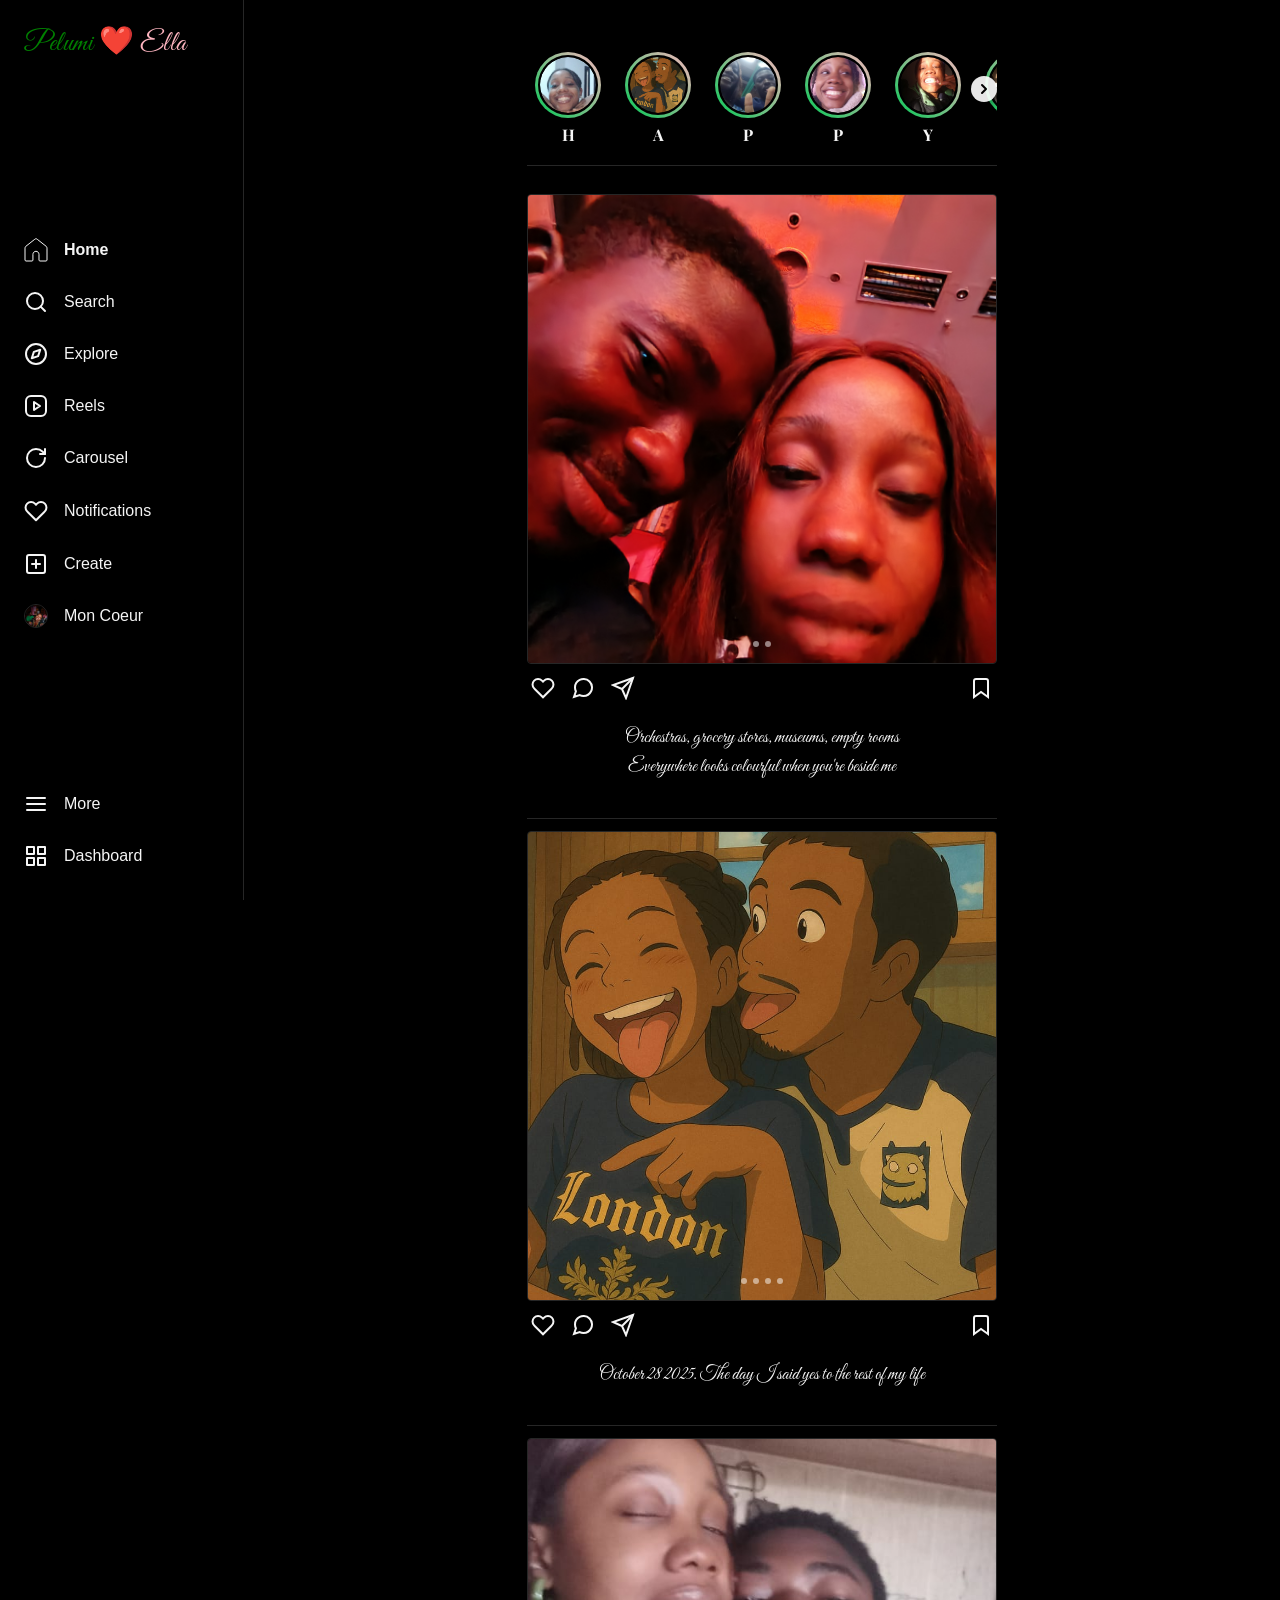
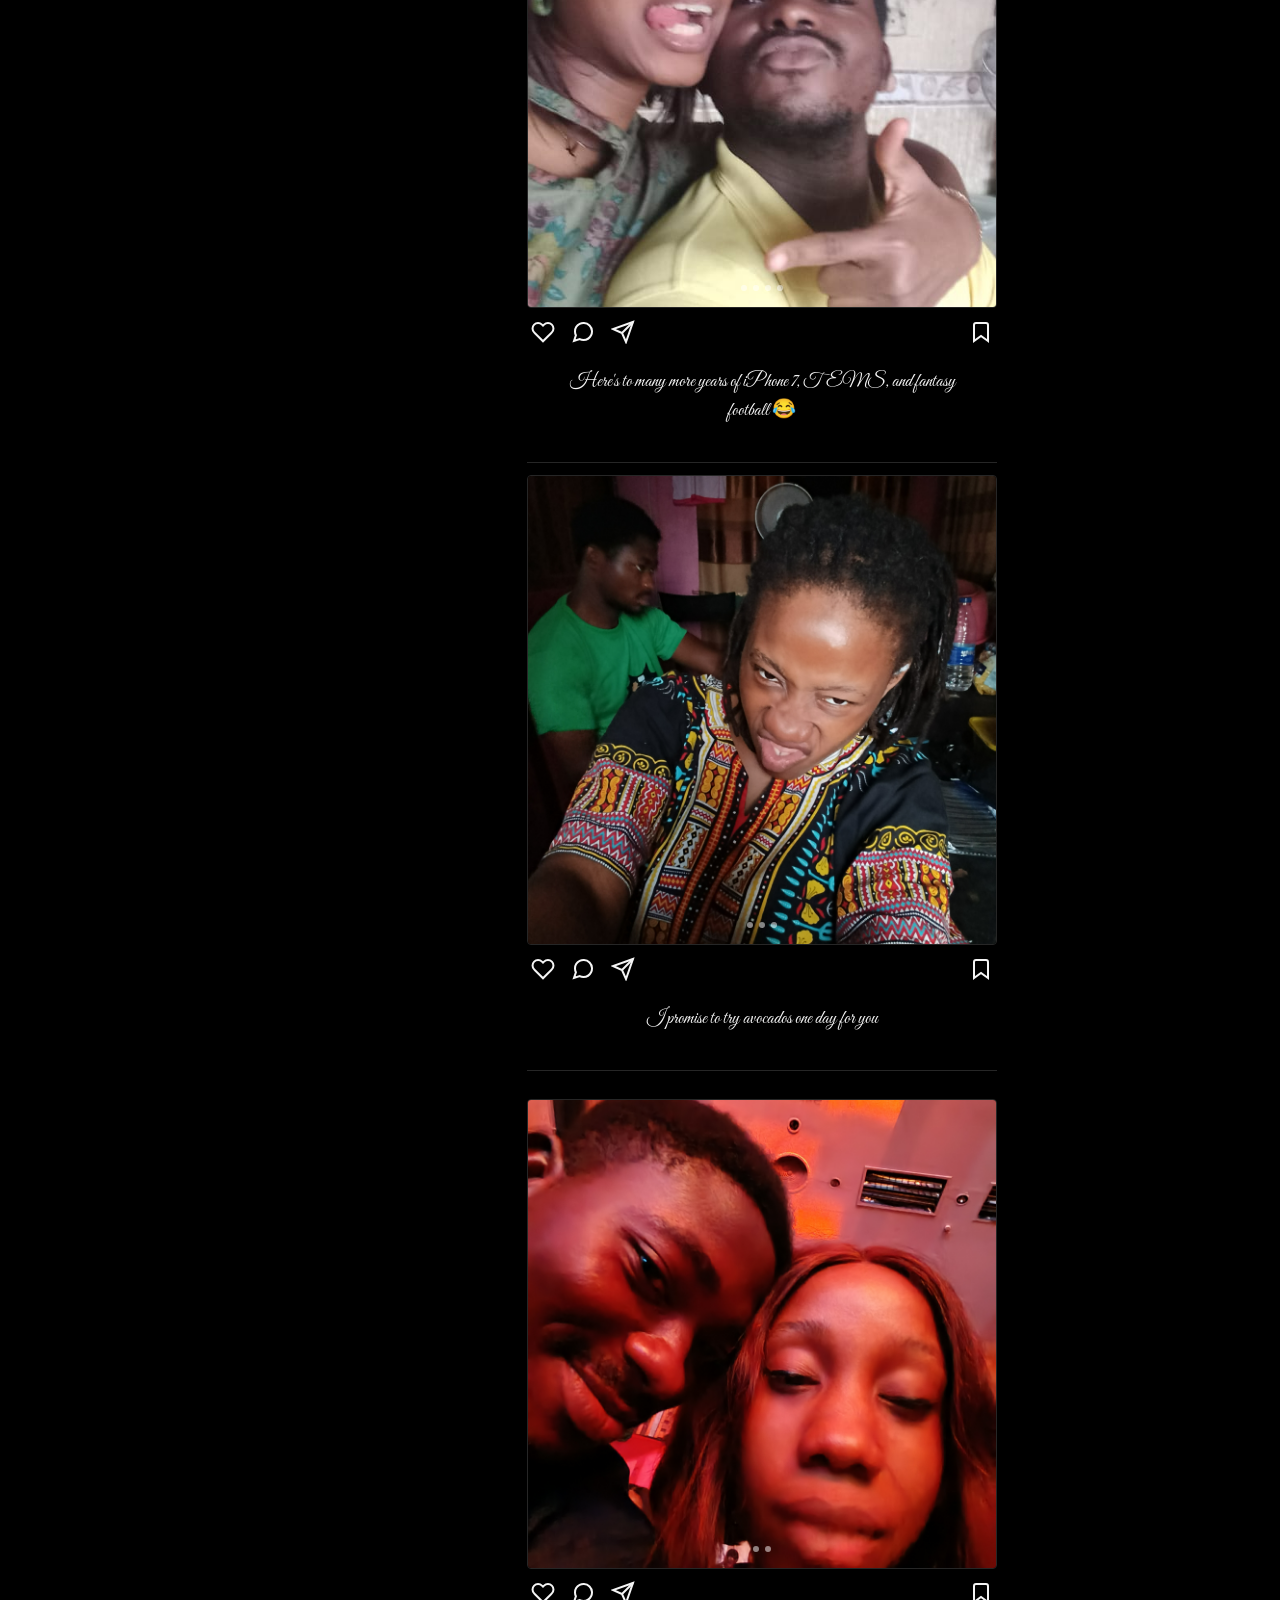
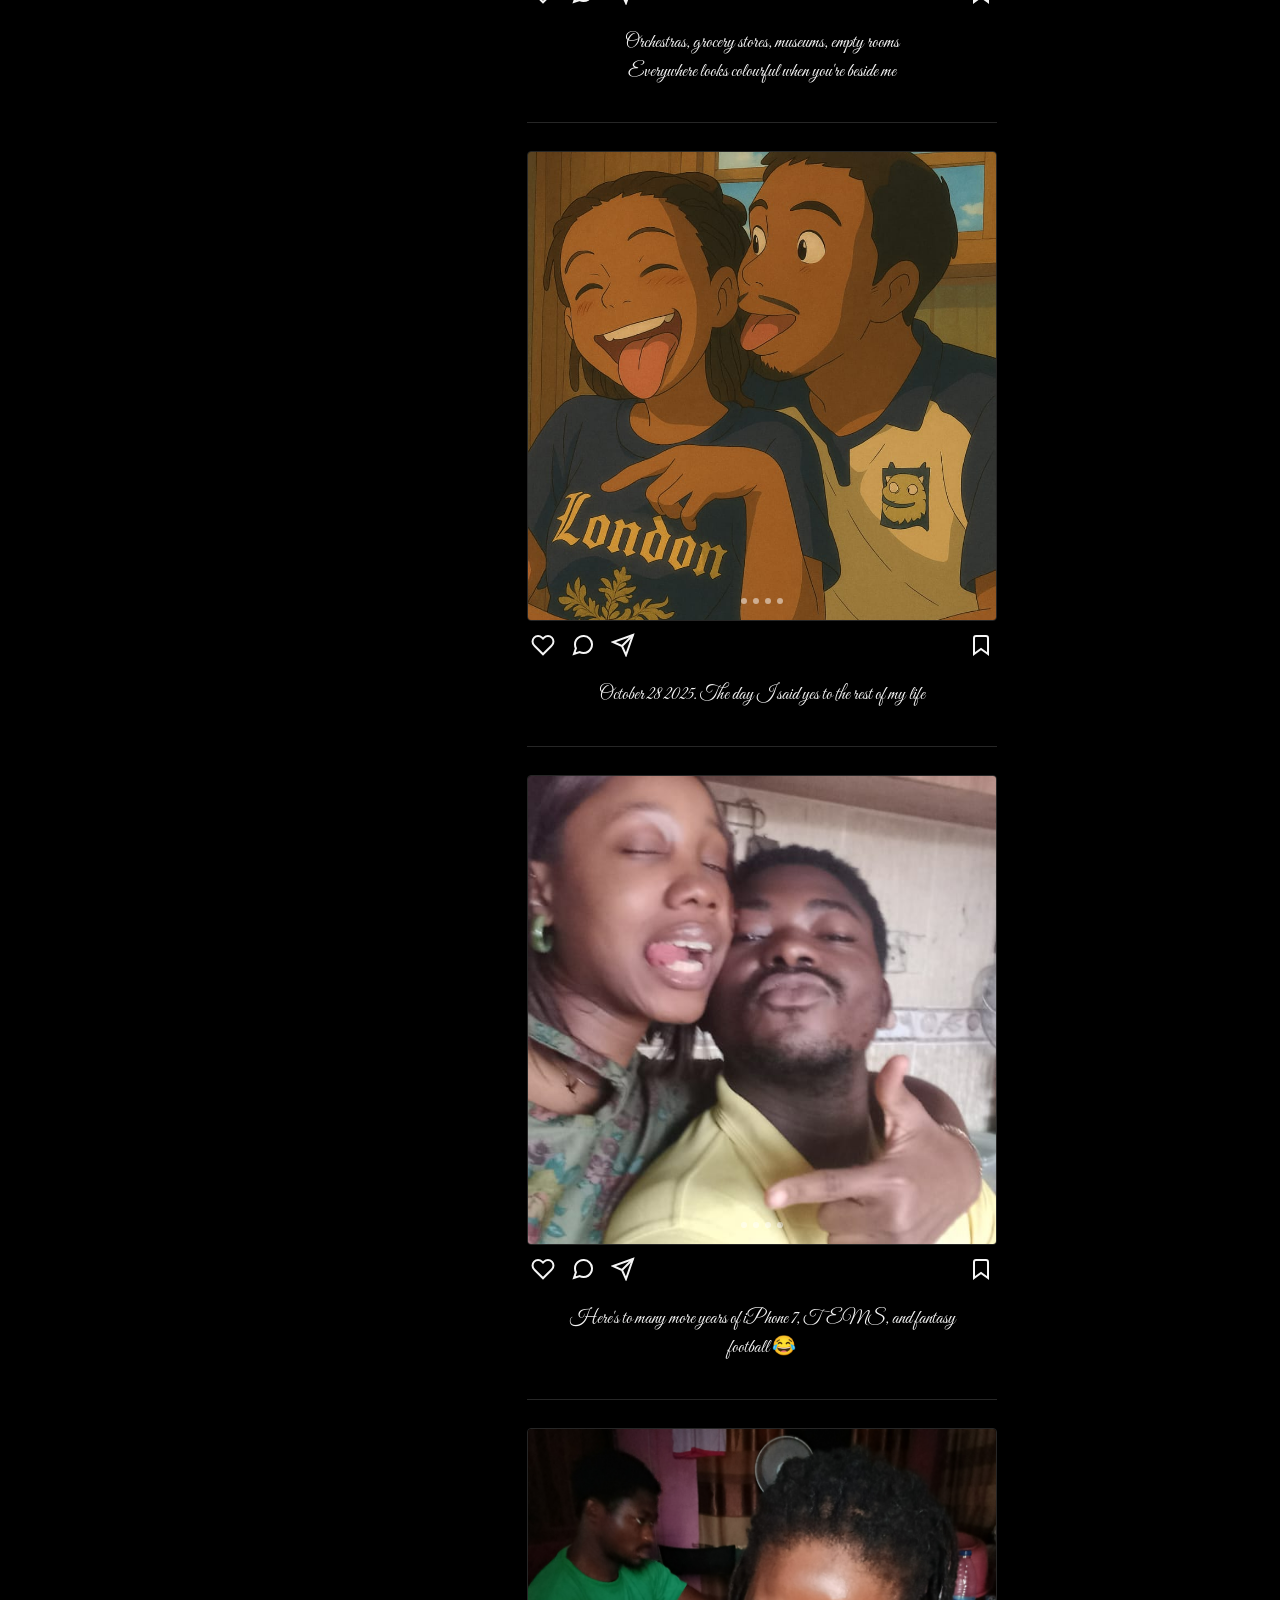
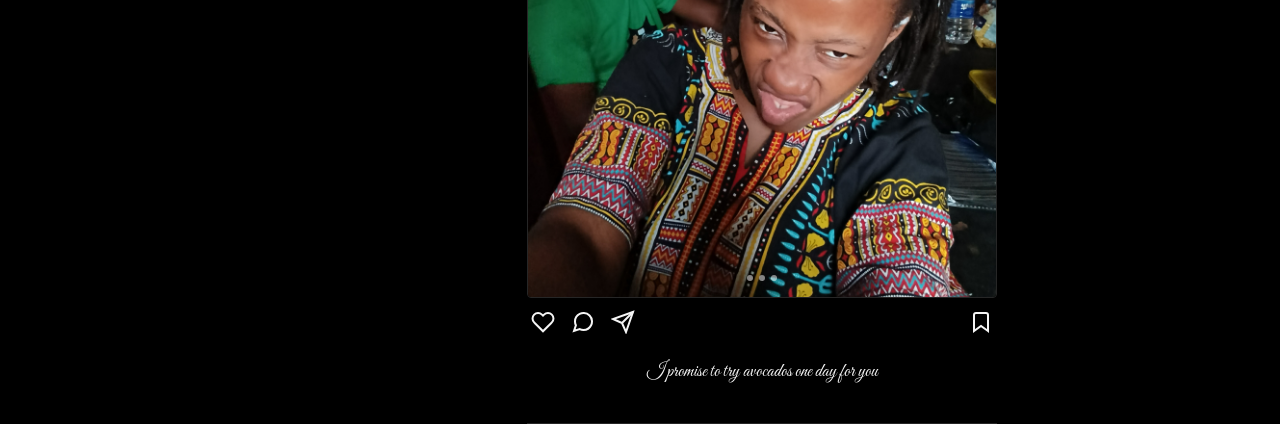
<file: index.html>
<!DOCTYPE html>

<html lang="en">
<head>
<meta charset="utf-8"/>
<meta content="width=device-width, initial-scale=1.0" name="viewport"/>
<title>Couplesgram • Photos and Videos</title>
<link href="style.css" rel="stylesheet"/>
<!-- Google Fonts for system font styling if needed, fallback to system fonts -->
<link href="https://fonts.googleapis.com" rel="preconnect"/>
<link crossorigin="" href="https://fonts.gstatic.com" rel="preconnect"/>
<link href="https://fonts.googleapis.com/css2?family=Playfair+Display:ital,wght@0,400;0,600;0,700;1,400&amp;family=Great+Vibes&amp;display=swap" rel="stylesheet"/>
</head>
<body>
<div class="app-container">
<!-- LEFT SIDEBAR -->
<aside class="sidebar">
<div class="sidebar-top">
<a class="logo-link" href="#">
<!-- Instagram Glyph Camera Logo -->
<span class="logo-text"><span style="color:green">Pelumi</span> ❤️ <span style="color:lightpink">Ella</span></span>
</a>
</div>
<nav class="sidebar-nav">
<ul>
<li class="active">
<a href="#">
<svg class="nav-icon active-icon" fill="currentColor" viewbox="0 0 24 24">
<path d="M4.22 10.72a1 1 0 0 1 1.41-1.41L12 15.59l6.37-6.28a1 1 0 0 1 1.41 1.41l-7.07 7.07a1 1 0 0 1-1.41 0z" style="display:none;"></path>
<path d="M22 23h-6.074c-.519 0-.94-.423-.94-.943V16.33c0-1.675-1.354-3.038-3.023-3.038-.807 0-1.58.324-2.148.903-.568.577-.878 1.353-.878 2.135v5.727c0 .52-.42.943-.94.943H2c-.552 0-1-.448-1-1V10.158c0-.66.26-1.293.722-1.76L10.767 1.27c.68-.68 1.786-.68 2.466 0l9.048 7.127c.46.468.72 1.1.72 1.76V22c0 .552-.448 1-1 1z">
</path>
</svg>
<span class="nav-label">Home</span>
</a>
</li>
<li>
<a href="#">
<svg class="nav-icon" fill="none" stroke="currentColor" stroke-linecap="round" stroke-linejoin="round" stroke-width="2" viewbox="0 0 24 24">
<circle cx="11" cy="11" r="8"></circle>
<line x1="21" x2="16.65" y1="21" y2="16.65"></line>
</svg>
<span class="nav-label">Search</span>
</a>
</li>
<li>
<a href="explore.html">
<svg class="nav-icon" fill="none" stroke="currentColor" stroke-linecap="round" stroke-linejoin="round" stroke-width="2" viewbox="0 0 24 24">
<circle cx="12" cy="12" r="10"></circle>
<polygon points="16.24 7.76 14.12 14.12 7.76 16.24 9.88 9.88 16.24 7.76"></polygon>
</svg>
<span class="nav-label">Explore</span>
</a>
</li>
<li>
<a href="reels.html">
<svg class="nav-icon" fill="none" stroke="currentColor" stroke-linecap="round" stroke-linejoin="round" stroke-width="2" viewbox="0 0 24 24">
<rect height="20" rx="5" ry="5" width="20" x="2" y="2"></rect>
<polygon points="10 8 16 12 10 16 10 8"></polygon>
</svg>
<span class="nav-label">Reels</span>
</a>
</li>
<li>
<a href="#" id="carousel-nav-btn" onclick="openCarouselModal(event)">
<div class="icon-badge-container">
<svg class="nav-icon" fill="none" stroke="currentColor" stroke-linecap="round" stroke-linejoin="round" stroke-width="2" viewbox="0 0 24 24">
<path d="M21 12a9 9 0 1 1-9-9c2.52 0 4.93 1 6.74 2.74L21 8"></path>
<polyline points="21 3 21 8 16 8"></polyline>
</svg>
</div>
<span class="nav-label">Carousel</span>
</a>
</li>
<li class="nav-item-notifications">
<a href="#" id="nav-notifications">
<svg class="nav-icon" fill="none" stroke="currentColor" stroke-linecap="round" stroke-linejoin="round" stroke-width="2" viewbox="0 0 24 24">
<path d="M20.84 4.61a5.5 5.5 0 0 0-7.78 0L12 5.67l-1.06-1.06a5.5 5.5 0 0 0-7.78 7.78l1.06 1.06L12 21.23l7.78-7.78 1.06-1.06a5.5 5.5 0 0 0 0-7.78z">
</path>
</svg>
<span class="nav-label">Notifications</span>
<div class="notif-bubble">
<svg class="bubble-heart" fill="currentColor" viewbox="0 0 24 24">
<path d="M12 21.35l-1.45-1.32C5.4 15.36 2 12.28 2 8.5 2 5.42 4.42 3 7.5 3c1.74 0 3.41.81 4.5 2.09C13.09 3.81 14.76 3 16.5 3 19.58 3 22 5.42 22 8.5c0 3.78-3.4 6.86-8.55 11.54L12 21.35z">
</path>
</svg>
<span>1</span>
<svg class="bubble-person" fill="currentColor" viewbox="0 0 24 24">
<path d="M12 12c2.21 0 4-1.79 4-4s-1.79-4-4-4-4 1.79-4 4 1.79 4 4 4zm0 2c-2.67 0-8 1.34-8 4v2h16v-2c0-2.66-5.33-4-8-4z">
</path>
</svg>
<span>1</span>
</div>
</a>
</li>
<li>
<a href="#">
<svg class="nav-icon" fill="none" stroke="currentColor" stroke-linecap="round" stroke-linejoin="round" stroke-width="2" viewbox="0 0 24 24">
<rect height="18" rx="2" ry="2" width="18" x="3" y="3"></rect>
<line x1="12" x2="12" y1="8" y2="16"></line>
<line x1="8" x2="16" y1="12" y2="12"></line>
</svg>
<span class="nav-label">Create</span>
</a>
</li>
<li>
<a href="#">
<div class="profile-avatar-container">
<img alt="Your Profile" class="sidebar-avatar" loading="lazy" src="assets/IMG_20251115_172733.jpg"/>
</div>
<span class="nav-label">Mon Coeur</span>
</a>
</li>
</ul>
</nav>
<div class="sidebar-bottom">
<ul>
<li>
<a href="#">
<svg class="nav-icon" fill="none" stroke="currentColor" stroke-linecap="round" stroke-linejoin="round" stroke-width="2" viewbox="0 0 24 24">
<line x1="3" x2="21" y1="12" y2="12"></line>
<line x1="3" x2="21" y1="6" y2="6"></line>
<line x1="3" x2="21" y1="18" y2="18"></line>
</svg>
<span class="nav-label">More</span>
</a>
</li>
<li>
<a href="#">
<!-- Threads/Dashboard grid icon as seen in screenshot -->
<svg class="nav-icon" fill="none" stroke="currentColor" stroke-linecap="round" stroke-linejoin="round" stroke-width="2" viewbox="0 0 24 24">
<rect height="7" width="7" x="3" y="3"></rect>
<rect height="7" width="7" x="14" y="3"></rect>
<rect height="7" width="7" x="14" y="14"></rect>
<rect height="7" width="7" x="3" y="14"></rect>
</svg>
<span class="nav-label">Dashboard</span>
</a>
</li>
</ul>
</div>
</aside>
<!-- MAIN SCROLLABLE WRAPPER -->
<main class="main-content">
<div class="feed-column">
<!-- STORIES ROW -->
<section class="stories-wrapper">
<div class="stories-carousel" id="stories-row">
<div class="story-item">
<div class="story-avatar-ring">
<div class="story-avatar-border">
<img alt="topituppb" loading="lazy" src="assets/IMG-20251118-WA0078.jpg"/>
</div>
</div>
<span class="story-username">H</span>
</div>
<div class="story-item">
<div class="story-avatar-ring">
<div class="story-avatar-border">
<img alt="_sara.jy" loading="lazy" src="assets/IMG-20251118-WA0081.jpg"/>
</div>
</div>
<span class="story-username">A</span>
</div>
<div class="story-item">
<div class="story-avatar-ring">
<div class="story-avatar-border">
<img alt="einnovativ" loading="lazy" src="assets/IMG-20251208-WA0016.jpg"/>
</div>
</div>
<span class="story-username">P</span>
</div>
<div class="story-item">
<div class="story-avatar-ring">
<div class="story-avatar-border">
<img alt="dasilva_" loading="lazy" src="assets/IMG-20251230-WA0019.jpg"/>
</div>
</div>
<span class="story-username">P</span>
</div>
<div class="story-item">
<div class="story-avatar-ring">
<div class="story-avatar-border">
<img alt="egwu_mar" loading="lazy" src="assets/IMG-20260220-WA0016.jpg"/>
</div>
</div>
<span class="story-username">Y</span>
</div>
<div class="story-item">
<div class="story-avatar-ring">
<div class="story-avatar-border">
<img alt="deyin_ll" loading="lazy" src="assets/IMG-20260303-WA0001.jpg"/>
</div>
</div>
<span class="story-username">A</span>
</div>
<div class="story-item">
<div class="story-avatar-ring">
<div class="story-avatar-border">
<img alt="Mon Coeur" loading="lazy" src="assets/IMG-20260303-WA0005.jpg"/>
</div>
</div>
<span class="story-username">N</span>
</div>
<div class="story-item">
<div class="story-avatar-ring">
<div class="story-avatar-border">
<img alt="soulmates" loading="lazy" src="assets/IMG-20260303-WA0007.jpg"/>
</div>
</div>
<span class="story-username">N</span>
</div>
<div class="story-item">
<div class="story-avatar-ring">
<div class="story-avatar-border">
<img alt="soulmates" loading="lazy" src="assets/IMG-20260305-WA0011.jpg"/>
</div>
</div>
<span class="story-username">I</span>
</div>
<div class="story-item">
<div class="story-avatar-ring">
<div class="story-avatar-border">
<img alt="soulmates" loading="lazy" src="assets/IMG-20260305-WA0012.jpg"/>
</div>
</div>
<span class="story-username">V</span>
</div>
<div class="story-item">
<div class="story-avatar-ring">
<div class="story-avatar-border">
<img alt="soulmates" loading="lazy" src="assets/IMG-20260305-WA0013.jpg"/>
</div>
</div>
<span class="story-username">E</span>
</div>
<div class="story-item">
<div class="story-avatar-ring">
<div class="story-avatar-border">
<img alt="soulmates" loading="lazy" src="assets/IMG-20260423-WA0091.jpg"/>
</div>
</div>
<span class="story-username">R</span>
</div>
<div class="story-item">
<div class="story-avatar-ring">
<div class="story-avatar-border">
<img alt="soulmates" loading="lazy" src="assets/IMG-20260423-WA0092.jpg"/>
</div>
</div>
<span class="story-username">S</span>
</div>
<div class="story-item">
<div class="story-avatar-ring">
<div class="story-avatar-border">
<img alt="soulmates" loading="lazy" src="assets/IMG-20260505-WA0118.jpg"/>
</div>
</div>
<span class="story-username">A</span>
</div>
<div class="story-item">
<div class="story-avatar-ring">
<div class="story-avatar-border">
<img alt="soulmates" loading="lazy" src="assets/IMG-20260505-WA0150.jpg"/>
</div>
</div>
<span class="story-username">R</span>
</div>
<div class="story-item">
<div class="story-avatar-ring">
<div class="story-avatar-border">
<img alt="soulmates" loading="lazy" src="assets/IMG-20260505-WA0243.jpg"/>
</div>
</div>
<span class="story-username">Y</span>
</div>
</div>
<!-- Story Slider Navigation Buttons -->
<button class="story-nav-btn prev-btn" id="story-prev-btn" style="opacity: 0; pointer-events: none;">
<svg class="arrow-icon" fill="none" stroke="currentColor" stroke-linecap="round" stroke-linejoin="round" stroke-width="2" viewbox="0 0 24 24">
<polyline points="15 18 9 12 15 6"></polyline>
</svg>
</button>
<button class="story-nav-btn next-btn" id="story-next-btn">
<svg class="arrow-icon" fill="none" stroke="currentColor" stroke-linecap="round" stroke-linejoin="round" stroke-width="2" viewbox="0 0 24 24">
<polyline points="9 18 15 12 9 6"></polyline>
</svg>
</button>
</section>
<!-- THE FEED -->
<section class="posts-feed">
<!-- POST 1: Verification, square boots photo, carousel -->
<article class="post-card" data-post-id="1">
<div class="post-media-wrapper">
<div class="post-media-container">
<div class="carousel-track"><img alt="Post 1 Slide 1" class="carousel-image" loading="lazy" onerror="this.remove()" src="assets/IMG_20251207_201541.jpg"/><img alt="Post 1 Slide 2" class="carousel-image" loading="lazy" onerror="this.remove()" src="assets/IMG-20251118-WA0078.jpg"/></div><button class="carousel-btn carousel-prev"><svg fill="currentColor" height="16" viewbox="0 0 24 24" width="16">
<path d="M15.41 16.59 10.83 12l4.58-4.59L14 6l-6 6 6 6 1.41-1.41z"></path>
</svg></button><button class="carousel-btn carousel-next"><svg fill="currentColor" height="16" viewbox="0 0 24 24" width="16">
<path d="M8.59 16.59 13.17 12 8.59 7.41 10 6l6 6-6 6-1.41-1.41z"></path>
</svg></button>
<div class="carousel-pagination">
<div class="carousel-dot active"></div>
<div class="carousel-dot"></div>
</div>
<div class="double-tap-heart"><svg fill="currentColor" viewbox="0 0 24 24">
<path d="M12 21.35l-1.45-1.32C5.4 15.36 2 12.28 2 8.5 2 5.42 4.42 3 7.5 3c1.74 0 3.41.81 4.5 2.09C13.09 3.81 14.76 3 16.5 3 19.58 3 22 5.42 22 8.5c0 3.78-3.4 6.86-8.55 11.54L12 21.35z">
</path>
</svg></div>
</div>
</div>
<!-- Interaction Bar -->
<div class="post-interactions">
<div class="interactions-left">
<button class="interaction-btn like-btn" onclick="toggleLike(1)">
<svg class="heart-icon-outline" fill="none" stroke="currentColor" stroke-width="2" viewbox="0 0 24 24">
<path d="M20.84 4.61a5.5 5.5 0 0 0-7.78 0L12 5.67l-1.06-1.06a5.5 5.5 0 0 0-7.78 7.78l1.06 1.06L12 21.23l7.78-7.78 1.06-1.06a5.5 5.5 0 0 0 0-7.78z">
</path>
</svg>
<svg class="heart-icon-filled" fill="#ff3040" style="display:none;" viewbox="0 0 24 24">
<path d="M12 21.35l-1.45-1.32C5.4 15.36 2 12.28 2 8.5 2 5.42 4.42 3 7.5 3c1.74 0 3.41.81 4.5 2.09C13.09 3.81 14.76 3 16.5 3 19.58 3 22 5.42 22 8.5c0 3.78-3.4 6.86-8.55 11.54L12 21.35z">
</path>
</svg>
</button>
<button class="interaction-btn comment-btn">
<svg fill="none" stroke="currentColor" stroke-width="2" viewbox="0 0 24 24">
<path d="M21 11.5a8.38 8.38 0 0 1-.9 3.8 8.5 8.5 0 0 1-7.6 4.7 8.38 8.38 0 0 1-3.8-.9L3 21l1.9-5.7a8.38 8.38 0 0 1-.9-3.8 8.5 8.5 0 0 1 4.7-7.6 8.38 8.38 0 0 1 3.8-.9h.5a8.48 8.48 0 0 1 8 8v.5z">
</path>
</svg>
</button>
<button class="interaction-btn share-btn">
<svg fill="none" stroke="currentColor" stroke-width="2" viewbox="0 0 24 24">
<line x1="22" x2="11" y1="2" y2="13"></line>
<polygon points="22 2 15 22 11 13 2 9 22 2"></polygon>
</svg>
</button>
</div>
<div class="interactions-right">
<button class="interaction-btn save-btn" onclick="toggleSave(1)">
<svg class="save-icon-outline" fill="none" stroke="currentColor" stroke-width="2" viewbox="0 0 24 24">
<path d="M19 21l-7-5-7 5V5a2 2 0 0 1 2-2h10a2 2 0 0 1 2 2z"></path>
</svg>
<svg class="save-icon-filled" fill="#ffffff" style="display:none;" viewbox="0 0 24 24">
<path d="M19 21l-7-5-7 5V5a2 2 0 0 1 2-2h10a2 2 0 0 1 2 2z"></path>
</svg>
</button>
</div>
</div>
<!-- Caption / Comments -->
<div class="post-details">
<div class="post-caption centered-caption custom-cursive-caption">Orchestras, grocery stores, museums, empty rooms<br/>Everywhere looks colourful when you're beside me</div>
<!-- Dynamic Comments List -->
</div>
</article>
<!-- POST 2: Cozy Date Night -->
<article class="post-card" data-post-id="2">
<div class="post-media-wrapper">
<div class="post-media-container">
<div class="carousel-track"><img alt="Post 2 Slide 1" class="carousel-image" loading="lazy" onerror="this.remove()" src="assets/IMG-20251118-WA0081.jpg"/><img alt="Post 2 Slide 2" class="carousel-image" loading="lazy" onerror="this.remove()" src="assets/IMG-20251208-WA0016.jpg"/><img alt="Post 2 Slide 3" class="carousel-image" loading="lazy" onerror="this.remove()" src="assets/IMG-20260731-WA0152.jpg"/><img alt="Post 2 Slide 4" class="carousel-image" loading="lazy" onerror="this.remove()" src="assets/IMG-20251230-WA0019.jpg"/></div><button class="carousel-btn carousel-prev"><svg fill="currentColor" height="16" viewbox="0 0 24 24" width="16">
<path d="M15.41 16.59 10.83 12l4.58-4.59L14 6l-6 6 6 6 1.41-1.41z"></path>
</svg></button><button class="carousel-btn carousel-next"><svg fill="currentColor" height="16" viewbox="0 0 24 24" width="16">
<path d="M8.59 16.59 13.17 12 8.59 7.41 10 6l6 6-6 6-1.41-1.41z"></path>
</svg></button>
<div class="carousel-pagination">
<div class="carousel-dot active"></div>
<div class="carousel-dot"></div>
<div class="carousel-dot"></div>
<div class="carousel-dot"></div>
</div>
<div class="double-tap-heart"><svg fill="currentColor" viewbox="0 0 24 24">
<path d="M12 21.35l-1.45-1.32C5.4 15.36 2 12.28 2 8.5 2 5.42 4.42 3 7.5 3c1.74 0 3.41.81 4.5 2.09C13.09 3.81 14.76 3 16.5 3 19.58 3 22 5.42 22 8.5c0 3.78-3.4 6.86-8.55 11.54L12 21.35z">
</path>
</svg></div>
</div>
</div>
<div class="post-interactions">
<div class="interactions-left">
<button class="interaction-btn like-btn" onclick="toggleLike(2)">
<svg class="heart-icon-outline" fill="none" stroke="currentColor" stroke-width="2" viewbox="0 0 24 24">
<path d="M20.84 4.61a5.5 5.5 0 0 0-7.78 0L12 5.67l-1.06-1.06a5.5 5.5 0 0 0-7.78 7.78l1.06 1.06L12 21.23l7.78-7.78 1.06-1.06a5.5 5.5 0 0 0 0-7.78z">
</path>
</svg>
<svg class="heart-icon-filled" fill="#ff3040" style="display:none;" viewbox="0 0 24 24">
<path d="M12 21.35l-1.45-1.32C5.4 15.36 2 12.28 2 8.5 2 5.42 4.42 3 7.5 3c1.74 0 3.41.81 4.5 2.09C13.09 3.81 14.76 3 16.5 3 19.58 3 22 5.42 22 8.5c0 3.78-3.4 6.86-8.55 11.54L12 21.35z">
</path>
</svg>
</button>
<button class="interaction-btn comment-btn">
<svg fill="none" stroke="currentColor" stroke-width="2" viewbox="0 0 24 24">
<path d="M21 11.5a8.38 8.38 0 0 1-.9 3.8 8.5 8.5 0 0 1-7.6 4.7 8.38 8.38 0 0 1-3.8-.9L3 21l1.9-5.7a8.38 8.38 0 0 1-.9-3.8 8.5 8.5 0 0 1 4.7-7.6 8.38 8.38 0 0 1 3.8-.9h.5a8.48 8.48 0 0 1 8 8v.5z">
</path>
</svg>
</button>
<button class="interaction-btn share-btn">
<svg fill="none" stroke="currentColor" stroke-width="2" viewbox="0 0 24 24">
<line x1="22" x2="11" y1="2" y2="13"></line>
<polygon points="22 2 15 22 11 13 2 9 22 2"></polygon>
</svg>
</button>
</div>
<div class="interactions-right">
<button class="interaction-btn save-btn" onclick="toggleSave(2)">
<svg class="save-icon-outline" fill="none" stroke="currentColor" stroke-width="2" viewbox="0 0 24 24">
<path d="M19 21l-7-5-7 5V5a2 2 0 0 1 2-2h10a2 2 0 0 1 2 2z"></path>
</svg>
<svg class="save-icon-filled" fill="#ffffff" style="display:none;" viewbox="0 0 24 24">
<path d="M19 21l-7-5-7 5V5a2 2 0 0 1 2-2h10a2 2 0 0 1 2 2z"></path>
</svg>
</button>
</div>
</div>
<div class="post-details">
<div class="post-caption centered-caption custom-cursive-caption">October 28 2025. The day I said yes to the rest of my life</div>
</div>
</article>
<!-- POST 3: Coffee Shop Travel Date -->
<article class="post-card" data-post-id="3">
<div class="post-media-wrapper">
<div class="post-media-container">
<div class="carousel-track"><img alt="Post 3 Slide 1" class="carousel-image" loading="lazy" onerror="this.remove()" src="assets/IMG-20260731-WA0156.jpg"/><img alt="Post 3 Slide 2" class="carousel-image" loading="lazy" onerror="this.remove()" src="assets/IMG_20251115_172802.jpg"/><img alt="Post 3 Slide 3" class="carousel-image" loading="lazy" onerror="this.remove()" src="assets/IMG_20251115_172800.jpg"/><img alt="Post 3 Slide 4" class="carousel-image" loading="lazy" onerror="this.remove()" src="assets/IMG-20260423-WA0091.jpg"/></div><button class="carousel-btn carousel-prev"><svg fill="currentColor" height="16" viewbox="0 0 24 24" width="16">
<path d="M15.41 16.59 10.83 12l4.58-4.59L14 6l-6 6 6 6 1.41-1.41z"></path>
</svg></button><button class="carousel-btn carousel-next"><svg fill="currentColor" height="16" viewbox="0 0 24 24" width="16">
<path d="M8.59 16.59 13.17 12 8.59 7.41 10 6l6 6-6 6-1.41-1.41z"></path>
</svg></button>
<div class="carousel-pagination">
<div class="carousel-dot active"></div>
<div class="carousel-dot"></div>
<div class="carousel-dot"></div>
<div class="carousel-dot"></div>
</div>
<div class="double-tap-heart"><svg fill="currentColor" viewbox="0 0 24 24">
<path d="M12 21.35l-1.45-1.32C5.4 15.36 2 12.28 2 8.5 2 5.42 4.42 3 7.5 3c1.74 0 3.41.81 4.5 2.09C13.09 3.81 14.76 3 16.5 3 19.58 3 22 5.42 22 8.5c0 3.78-3.4 6.86-8.55 11.54L12 21.35z">
</path>
</svg></div>
</div>
</div>
<div class="post-interactions">
<div class="interactions-left">
<button class="interaction-btn like-btn" onclick="toggleLike(3)">
<svg class="heart-icon-outline" fill="none" stroke="currentColor" stroke-width="2" viewbox="0 0 24 24">
<path d="M20.84 4.61a5.5 5.5 0 0 0-7.78 0L12 5.67l-1.06-1.06a5.5 5.5 0 0 0-7.78 7.78l1.06 1.06L12 21.23l7.78-7.78 1.06-1.06a5.5 5.5 0 0 0 0-7.78z">
</path>
</svg>
<svg class="heart-icon-filled" fill="#ff3040" style="display:none;" viewbox="0 0 24 24">
<path d="M12 21.35l-1.45-1.32C5.4 15.36 2 12.28 2 8.5 2 5.42 4.42 3 7.5 3c1.74 0 3.41.81 4.5 2.09C13.09 3.81 14.76 3 16.5 3 19.58 3 22 5.42 22 8.5c0 3.78-3.4 6.86-8.55 11.54L12 21.35z">
</path>
</svg>
</button>
<button class="interaction-btn comment-btn">
<svg fill="none" stroke="currentColor" stroke-width="2" viewbox="0 0 24 24">
<path d="M21 11.5a8.38 8.38 0 0 1-.9 3.8 8.5 8.5 0 0 1-7.6 4.7 8.38 8.38 0 0 1-3.8-.9L3 21l1.9-5.7a8.38 8.38 0 0 1-.9-3.8 8.5 8.5 0 0 1 4.7-7.6 8.38 8.38 0 0 1 3.8-.9h.5a8.48 8.48 0 0 1 8 8v.5z">
</path>
</svg>
</button>
<button class="interaction-btn share-btn">
<svg fill="none" stroke="currentColor" stroke-width="2" viewbox="0 0 24 24">
<line x1="22" x2="11" y1="2" y2="13"></line>
<polygon points="22 2 15 22 11 13 2 9 22 2"></polygon>
</svg>
</button>
</div>
<div class="interactions-right">
<button class="interaction-btn save-btn" onclick="toggleSave(3)">
<svg class="save-icon-outline" fill="none" stroke="currentColor" stroke-width="2" viewbox="0 0 24 24">
<path d="M19 21l-7-5-7 5V5a2 2 0 0 1 2-2h10a2 2 0 0 1 2 2z"></path>
</svg>
<svg class="save-icon-filled" fill="#ffffff" style="display:none;" viewbox="0 0 24 24">
<path d="M19 21l-7-5-7 5V5a2 2 0 0 1 2-2h10a2 2 0 0 1 2 2z"></path>
</svg>
</button>
</div>
</div>
<div class="post-details">
<div class="post-caption centered-caption custom-cursive-caption">Here's to many more years of iPhone 7, TEMS, and fantasy football 😂</div>
</div>
</article>
<!-- POST 4: Throwback to our trip -->
<article class="post-card" data-post-id="4">
<div class="post-media-wrapper">
<div class="post-media-container">
<div class="carousel-track"><img alt="Post 4 Slide 1" class="carousel-image" loading="lazy" onerror="this.remove()" src="assets/IMG_20251115_172756.jpg"/><img alt="Post 4 Slide 2" class="carousel-image" loading="lazy" onerror="this.remove()" src="assets/IMG_20251115_172733.jpg"/><img alt="Post 4 Slide 3" class="carousel-image" loading="lazy" onerror="this.remove()" src="assets/IMG_20250414_185437.jpg"/></div><button class="carousel-btn carousel-prev"><svg fill="currentColor" height="16" viewbox="0 0 24 24" width="16">
<path d="M15.41 16.59 10.83 12l4.58-4.59L14 6l-6 6 6 6 1.41-1.41z"></path>
</svg></button><button class="carousel-btn carousel-next"><svg fill="currentColor" height="16" viewbox="0 0 24 24" width="16">
<path d="M8.59 16.59 13.17 12 8.59 7.41 10 6l6 6-6 6-1.41-1.41z"></path>
</svg></button>
<div class="carousel-pagination">
<div class="carousel-dot active"></div>
<div class="carousel-dot"></div>
<div class="carousel-dot"></div>
</div>
<div class="double-tap-heart"><svg fill="currentColor" viewbox="0 0 24 24">
<path d="M12 21.35l-1.45-1.32C5.4 15.36 2 12.28 2 8.5 2 5.42 4.42 3 7.5 3c1.74 0 3.41.81 4.5 2.09C13.09 3.81 14.76 3 16.5 3 19.58 3 22 5.42 22 8.5c0 3.78-3.4 6.86-8.55 11.54L12 21.35z">
</path>
</svg></div>
</div>
</div>
<div class="post-interactions">
<div class="interactions-left">
<button class="interaction-btn like-btn" onclick="toggleLike(4)">
<svg class="heart-icon-outline" fill="none" stroke="currentColor" stroke-width="2" viewbox="0 0 24 24">
<path d="M20.84 4.61a5.5 5.5 0 0 0-7.78 0L12 5.67l-1.06-1.06a5.5 5.5 0 0 0-7.78 7.78l1.06 1.06L12 21.23l7.78-7.78 1.06-1.06a5.5 5.5 0 0 0 0-7.78z">
</path>
</svg>
<svg class="heart-icon-filled" fill="#ff3040" style="display:none;" viewbox="0 0 24 24">
<path d="M12 21.35l-1.45-1.32C5.4 15.36 2 12.28 2 8.5 2 5.42 4.42 3 7.5 3c1.74 0 3.41.81 4.5 2.09C13.09 3.81 14.76 3 16.5 3 19.58 3 22 5.42 22 8.5c0 3.78-3.4 6.86-8.55 11.54L12 21.35z">
</path>
</svg>
</button>
<button class="interaction-btn comment-btn">
<svg fill="none" stroke="currentColor" stroke-width="2" viewbox="0 0 24 24">
<path d="M21 11.5a8.38 8.38 0 0 1-.9 3.8 8.5 8.5 0 0 1-7.6 4.7 8.38 8.38 0 0 1-3.8-.9L3 21l1.9-5.7a8.38 8.38 0 0 1-.9-3.8 8.5 8.5 0 0 1 4.7-7.6 8.38 8.38 0 0 1 3.8-.9h.5a8.48 8.48 0 0 1 8 8v.5z">
</path>
</svg>
</button>
<button class="interaction-btn share-btn">
<svg fill="none" stroke="currentColor" stroke-width="2" viewbox="0 0 24 24">
<line x1="22" x2="11" y1="2" y2="13"></line>
<polygon points="22 2 15 22 11 13 2 9 22 2"></polygon>
</svg>
</button>
</div>
<div class="interactions-right">
<button class="interaction-btn save-btn" onclick="toggleSave(4)">
<svg class="save-icon-outline" fill="none" stroke="currentColor" stroke-width="2" viewbox="0 0 24 24">
<path d="M19 21l-7-5-7 5V5a2 2 0 0 1 2-2h10a2 2 0 0 1 2 2z"></path>
</svg>
<svg class="save-icon-filled" fill="#ffffff" style="display:none;" viewbox="0 0 24 24">
<path d="M19 21l-7-5-7 5V5a2 2 0 0 1 2-2h10a2 2 0 0 1 2 2z"></path>
</svg>
</button>
</div>
</div>
<div class="post-details">
<div class="post-caption centered-caption custom-cursive-caption">I promise to try avocados one day for you</div>
</div>
</article>
</section>
</div>
</main>
</div>
<script src="hearts.js"></script>
<script src="app.js"></script>
<div class="hidden" id="carousel-modal">
<div class="carousel-close" onclick="closeCarouselModal()">✕</div>
<div class="scene">
<div class="carousel-3d" id="carousel-3d-container"></div>
</div>
</div>
<audio id="laufey-carousel-audio" loop="" src="assets/Laufey_-_Carousel_(mp3.pm).mp3"></audio>
</body>
</html>
</file>
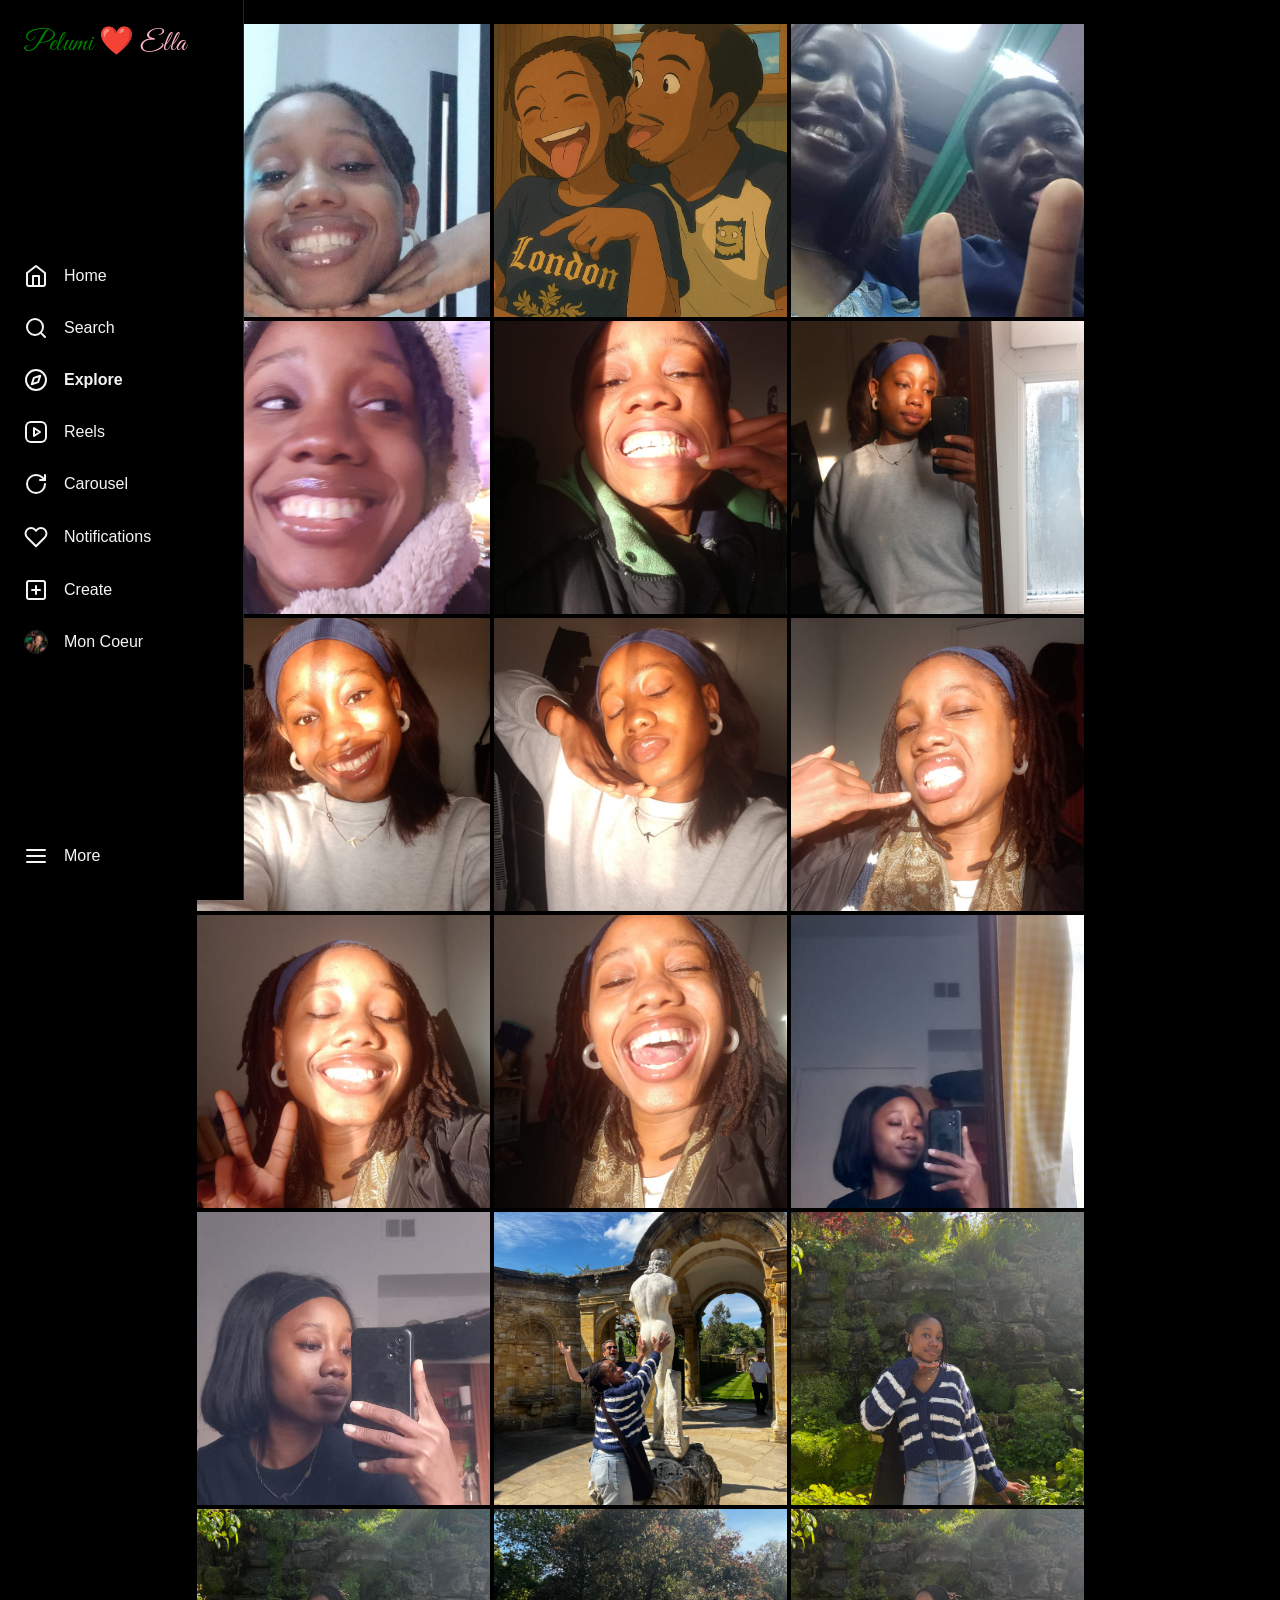
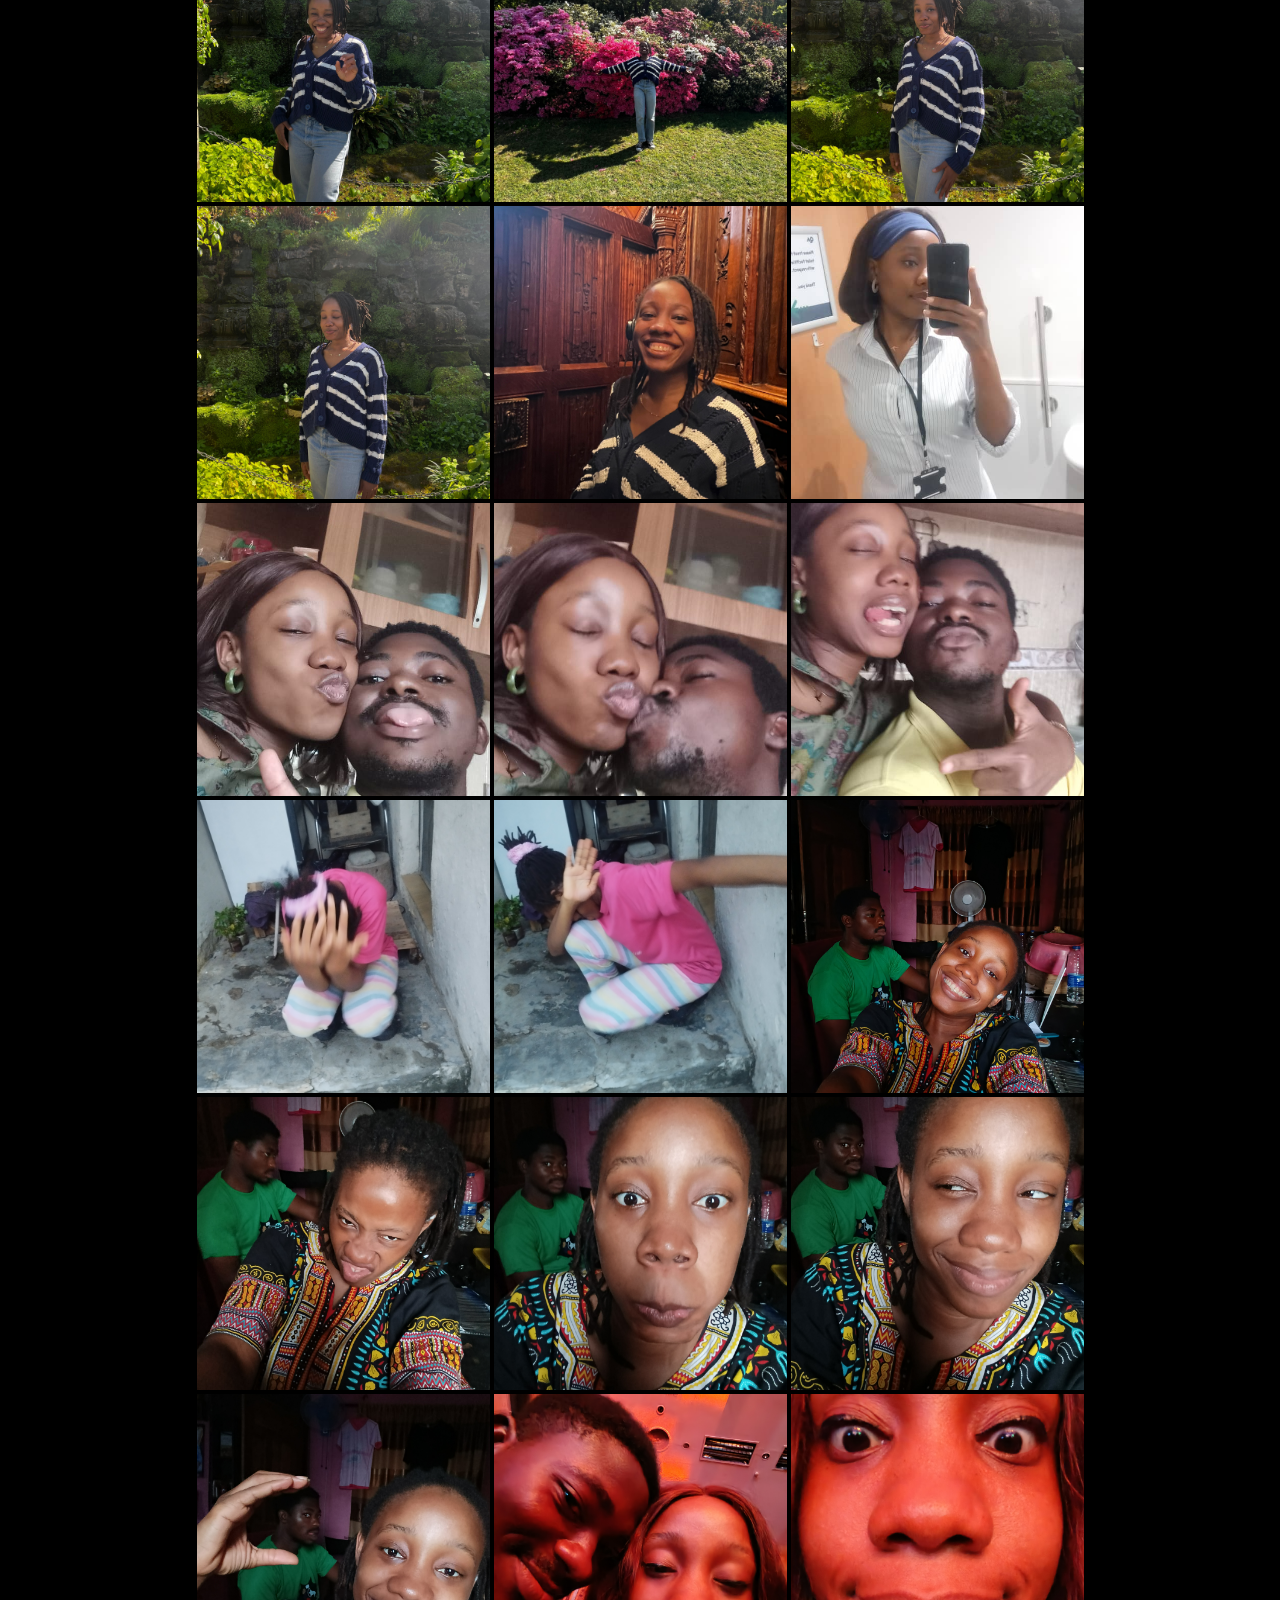
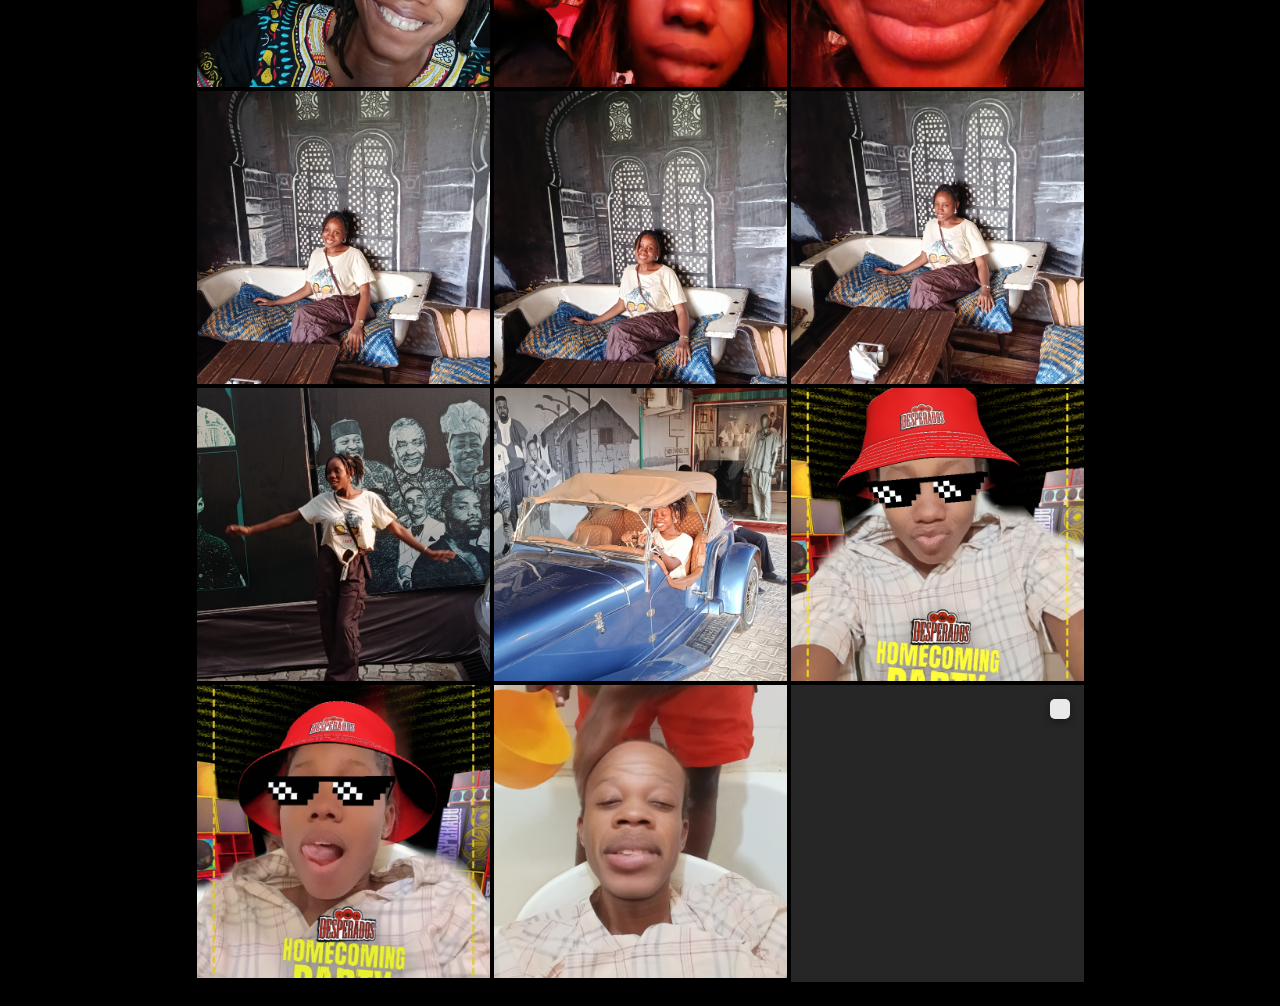
<file: explore.html>
<!DOCTYPE html>

<html lang="en">
<head>
<meta charset="utf-8"/>
<meta content="width=device-width, initial-scale=1.0" name="viewport"/>
<title>Couplesgram • Explore</title>
<link href="style.css" rel="stylesheet"/>
<link href="https://fonts.googleapis.com" rel="preconnect"/>
<link crossorigin="" href="https://fonts.gstatic.com" rel="preconnect"/>
<link href="https://fonts.googleapis.com/css2?family=Playfair+Display:ital,wght@0,400;0,600;0,700;1,400&amp;family=Great+Vibes&amp;display=swap" rel="stylesheet"/>
</head>
<body>
<div class="app-container">
<!-- LEFT SIDEBAR -->
<aside class="sidebar">
<div class="sidebar-top">
<a class="logo-link" href="index.html">
<span class="logo-text"><span style="color:green">Pelumi</span> ❤️ <span style="color:lightpink">Ella</span></span>
</a>
</div>
<nav class="sidebar-nav">
<ul>
<li>
<a href="index.html">
<svg class="nav-icon" fill="none" stroke="currentColor" stroke-linecap="round" stroke-linejoin="round" stroke-width="2" viewbox="0 0 24 24">
<path d="M3 9l9-7 9 7v11a2 2 0 0 1-2 2H5a2 2 0 0 1-2-2z"></path>
<polyline points="9 22 9 12 15 12 15 22"></polyline>
</svg>
<span class="nav-label">Home</span>
</a>
</li>
<li>
<a href="#">
<svg class="nav-icon" fill="none" stroke="currentColor" stroke-linecap="round" stroke-linejoin="round" stroke-width="2" viewbox="0 0 24 24">
<circle cx="11" cy="11" r="8"></circle>
<line x1="21" x2="16.65" y1="21" y2="16.65"></line>
</svg>
<span class="nav-label">Search</span>
</a>
</li>
<li class="active">
<a href="explore.html">
<!-- Active Compass Icon -->
<svg class="nav-icon active-icon" fill="currentColor" stroke="currentColor" stroke-linecap="round" stroke-linejoin="round" stroke-width="2" viewbox="0 0 24 24">
<circle cx="12" cy="12" r="10"></circle>
<polygon points="16.24 7.76 14.12 14.12 7.76 16.24 9.88 9.88 16.24 7.76"></polygon>
</svg>
<span class="nav-label">Explore</span>
</a>
</li>
<li>
<a href="reels.html">
<svg class="nav-icon" fill="none" stroke="currentColor" stroke-linecap="round" stroke-linejoin="round" stroke-width="2" viewbox="0 0 24 24">
<rect height="20" rx="5" ry="5" width="20" x="2" y="2"></rect>
<polygon points="10 8 16 12 10 16 10 8"></polygon>
</svg>
<span class="nav-label">Reels</span>
</a>
</li>
<li>
<a href="#" id="carousel-nav-btn" onclick="openCarouselModal(event)">
<div class="icon-badge-container">
<svg class="nav-icon" fill="none" stroke="currentColor" stroke-linecap="round" stroke-linejoin="round" stroke-width="2" viewbox="0 0 24 24">
<path d="M21 12a9 9 0 1 1-9-9c2.52 0 4.93 1 6.74 2.74L21 8"></path>
<polyline points="21 3 21 8 16 8"></polyline>
</svg>
</div>
<span class="nav-label">Carousel</span>
</a>
</li>
<li class="nav-item-notifications">
<a href="#" id="nav-notifications">
<svg class="nav-icon" fill="none" stroke="currentColor" stroke-linecap="round" stroke-linejoin="round" stroke-width="2" viewbox="0 0 24 24">
<path d="M20.84 4.61a5.5 5.5 0 0 0-7.78 0L12 5.67l-1.06-1.06a5.5 5.5 0 0 0-7.78 7.78l1.06 1.06L12 21.23l7.78-7.78 1.06-1.06a5.5 5.5 0 0 0 0-7.78z">
</path>
</svg>
<span class="nav-label">Notifications</span>
<div class="notif-bubble">
<svg class="bubble-heart" fill="currentColor" viewbox="0 0 24 24">
<path d="M12 21.35l-1.45-1.32C5.4 15.36 2 12.28 2 8.5 2 5.42 4.42 3 7.5 3c1.74 0 3.41.81 4.5 2.09C13.09 3.81 14.76 3 16.5 3 19.58 3 22 5.42 22 8.5c0 3.78-3.4 6.86-8.55 11.54L12 21.35z">
</path>
</svg>
<span>1</span>
<svg class="bubble-person" fill="currentColor" viewbox="0 0 24 24">
<path d="M12 12c2.21 0 4-1.79 4-4s-1.79-4-4-4-4 1.79-4 4 1.79 4 4 4zm0 2c-2.67 0-8 1.34-8 4v2h16v-2c0-2.66-5.33-4-8-4z">
</path>
</svg>
<span>1</span>
</div>
</a>
</li>
<li>
<a href="#">
<svg class="nav-icon" fill="none" stroke="currentColor" stroke-linecap="round" stroke-linejoin="round" stroke-width="2" viewbox="0 0 24 24">
<rect height="18" rx="2" ry="2" width="18" x="3" y="3"></rect>
<line x1="12" x2="12" y1="8" y2="16"></line>
<line x1="8" x2="16" y1="12" y2="12"></line>
</svg>
<span class="nav-label">Create</span>
</a>
</li>
<li>
<a href="#">
<div class="profile-avatar-container">
<img alt="Your Profile" class="sidebar-avatar" loading="lazy" src="assets/IMG_20251115_172756.jpg"/>
</div>
<span class="nav-label">Mon Coeur</span>
</a>
</li>
</ul>
</nav>
<div class="sidebar-bottom">
<ul>
<li>
<a href="#">
<svg class="nav-icon" fill="none" stroke="currentColor" stroke-linecap="round" stroke-linejoin="round" stroke-width="2" viewbox="0 0 24 24">
<line x1="3" x2="21" y1="12" y2="12"></line>
<line x1="3" x2="21" y1="6" y2="6"></line>
<line x1="3" x2="21" y1="18" y2="18"></line>
</svg>
<span class="nav-label">More</span>
</a>
</li>
</ul>
</div>
</aside>
<!-- EXPLORE CONTENT -->
<main class="main-content explore-view">
<div class="explore-grid-container">
<!-- Masonry Grid -->
<div class="explore-grid">
<div class="explore-item">
<img alt="Explore Image" class="explore-media" loading="lazy" onerror="this.remove()" src="assets/IMG-20251118-WA0078.jpg"/>
<div class="explore-overlay">
<span class="explore-stats" style="font-weight: 600; font-style: italic; font-size: 16px;">Prettiest girl I
                                know</span>
</div>
</div>
<div class="explore-item">
<img alt="Explore Image" class="explore-media" loading="lazy" onerror="this.remove()" src="assets/IMG-20251118-WA0081.jpg"/>
<div class="explore-overlay">
<span class="explore-stats" style="font-weight: 600; font-style: italic; font-size: 16px;">Stars in her eyes</span>
</div>
</div>
<div class="explore-item">
<img alt="Explore Image" class="explore-media" loading="lazy" onerror="this.remove()" src="assets/IMG-20251208-WA0016.jpg"/>
<div class="explore-overlay">
<span class="explore-stats" style="font-weight: 600; font-style: italic; font-size: 16px;">Handpicked from the
                                skies</span>
</div>
</div>
<div class="explore-item">
<img alt="Explore Image" class="explore-media" loading="lazy" onerror="this.remove()" src="assets/IMG-20251230-WA0019.jpg"/>
<div class="explore-overlay">
<span class="explore-stats" style="font-weight: 600; font-style: italic; font-size: 16px;">Beautiful soul</span>
</div>
</div>
<div class="explore-item">
<img alt="Explore Image" class="explore-media" loading="lazy" onerror="this.remove()" src="assets/IMG-20260220-WA0016.jpg"/>
<div class="explore-overlay">
<span class="explore-stats" style="font-weight: 600; font-style: italic; font-size: 16px;">Perfection is the only
                                word</span>
</div>
</div>
<div class="explore-item">
<img alt="Explore Image" class="explore-media" loading="lazy" onerror="this.remove()" src="assets/IMG-20260303-WA0001.jpg"/>
<div class="explore-overlay">
<span class="explore-stats" style="font-weight: 600; font-style: italic; font-size: 16px;">My world</span>
</div>
</div>
<div class="explore-item">
<img alt="Explore Image" class="explore-media" loading="lazy" onerror="this.remove()" src="assets/IMG-20260303-WA0005.jpg"/>
<div class="explore-overlay">
<span class="explore-stats" style="font-weight: 600; font-style: italic; font-size: 16px;">My Queen</span>
</div>
</div>
<div class="explore-item">
<img alt="Explore Image" class="explore-media" loading="lazy" onerror="this.remove()" src="assets/IMG-20260303-WA0007.jpg"/>
<div class="explore-overlay">
<span class="explore-stats" style="font-weight: 600; font-style: italic; font-size: 16px;">i
                                ❤️ you</span>
</div>
</div>
<div class="explore-item">
<img alt="Explore Image" class="explore-media" loading="lazy" onerror="this.remove()" src="assets/IMG-20260305-WA0011.jpg"/>
<div class="explore-overlay">
<span class="explore-stats" style="font-weight: 600; font-style: italic; font-size: 16px;">always and forever</span>
</div>
</div>
<div class="explore-item">
<img alt="Explore Image" class="explore-media" loading="lazy" onerror="this.remove()" src="assets/IMG-20260305-WA0012.jpg"/>
<div class="explore-overlay">
<span class="explore-stats" style="font-weight: 600; font-style: italic; font-size: 16px;">Happy
                                Anniversary❤️</span>
</div>
</div>
<div class="explore-item">
<img alt="Explore Image" class="explore-media" loading="lazy" onerror="this.remove()" src="assets/IMG-20260305-WA0013.jpg"/>
<div class="explore-overlay">
<span class="explore-stats" style="font-weight: 600; font-style: italic; font-size: 16px;">Prettiest girl I
                                know</span>
</div>
</div>
<div class="explore-item">
<img alt="Explore Image" class="explore-media" loading="lazy" onerror="this.remove()" src="assets/IMG-20260423-WA0091.jpg"/>
<div class="explore-overlay">
<span class="explore-stats" style="font-weight: 600; font-style: italic; font-size: 16px;">Stars in her eyes</span>
</div>
</div>
<div class="explore-item">
<img alt="Explore Image" class="explore-media" loading="lazy" onerror="this.remove()" src="assets/IMG-20260423-WA0092.jpg"/>
<div class="explore-overlay">
<span class="explore-stats" style="font-weight: 600; font-style: italic; font-size: 16px;">Handpicked from the
                                skies</span>
</div>
</div>
<div class="explore-item">
<img alt="Explore Image" class="explore-media" loading="lazy" onerror="this.remove()" src="assets/IMG-20260505-WA0118.jpg"/>
<div class="explore-overlay">
<span class="explore-stats" style="font-weight: 600; font-style: italic; font-size: 16px;">Beautiful soul</span>
</div>
</div>
<div class="explore-item">
<img alt="Explore Image" class="explore-media" loading="lazy" onerror="this.remove()" src="assets/IMG-20260505-WA0150.jpg"/>
<div class="explore-overlay">
<span class="explore-stats" style="font-weight: 600; font-style: italic; font-size: 16px;">Perfection is the only
                                word</span>
</div>
</div>
<div class="explore-item">
<img alt="Explore Image" class="explore-media" loading="lazy" onerror="this.remove()" src="assets/IMG-20260505-WA0243.jpg"/>
<div class="explore-overlay">
<span class="explore-stats" style="font-weight: 600; font-style: italic; font-size: 16px;">My world</span>
</div>
</div>
<div class="explore-item">
<img alt="Explore Image" class="explore-media" loading="lazy" onerror="this.remove()" src="assets/IMG-20260505-WA0250.jpg"/>
<div class="explore-overlay">
<span class="explore-stats" style="font-weight: 600; font-style: italic; font-size: 16px;">My Queen</span>
</div>
</div>
<div class="explore-item">
<img alt="Explore Image" class="explore-media" loading="lazy" onerror="this.remove()" src="assets/IMG-20260505-WA0254.jpg"/>
<div class="explore-overlay">
<span class="explore-stats" style="font-weight: 600; font-style: italic; font-size: 16px;">i
                                ❤️ you</span>
</div>
</div>
<div class="explore-item">
<img alt="Explore Image" class="explore-media" loading="lazy" onerror="this.remove()" src="assets/IMG-20260505-WA0258.jpg"/>
<div class="explore-overlay">
<span class="explore-stats" style="font-weight: 600; font-style: italic; font-size: 16px;">always and forever</span>
</div>
</div>
<div class="explore-item">
<img alt="Explore Image" class="explore-media" loading="lazy" onerror="this.remove()" src="assets/IMG-20260505-WA0260.jpg"/>
<div class="explore-overlay">
<span class="explore-stats" style="font-weight: 600; font-style: italic; font-size: 16px;">Happy
                                Anniversary❤️</span>
</div>
</div>
<div class="explore-item">
<img alt="Explore Image" class="explore-media" loading="lazy" onerror="this.remove()" src="assets/IMG-20260602-WA0005.jpg"/>
<div class="explore-overlay">
<span class="explore-stats" style="font-weight: 600; font-style: italic; font-size: 16px;">Prettiest girl I
                                know</span>
</div>
</div>
<div class="explore-item">
<img alt="Explore Image" class="explore-media" loading="lazy" onerror="this.remove()" src="assets/IMG-20260731-WA0151.jpg"/>
<div class="explore-overlay">
<span class="explore-stats" style="font-weight: 600; font-style: italic; font-size: 16px;">Stars in her eyes</span>
</div>
</div>
<div class="explore-item">
<img alt="Explore Image" class="explore-media" loading="lazy" onerror="this.remove()" src="assets/IMG-20260731-WA0152.jpg"/>
<div class="explore-overlay">
<span class="explore-stats" style="font-weight: 600; font-style: italic; font-size: 16px;">Handpicked from the
                                skies</span>
</div>
</div>
<div class="explore-item">
<img alt="Explore Image" class="explore-media" loading="lazy" onerror="this.remove()" src="assets/IMG-20260731-WA0156.jpg"/>
<div class="explore-overlay">
<span class="explore-stats" style="font-weight: 600; font-style: italic; font-size: 16px;">Beautiful soul</span>
</div>
</div>
<div class="explore-item">
<img alt="Explore Image" class="explore-media" loading="lazy" onerror="this.remove()" src="assets/IMG_20250414_185437.jpg"/>
<div class="explore-overlay">
<span class="explore-stats" style="font-weight: 600; font-style: italic; font-size: 16px;">Perfection is the only
                                word</span>
</div>
</div>
<div class="explore-item">
<img alt="Explore Image" class="explore-media" loading="lazy" onerror="this.remove()" src="assets/IMG_20250414_185439.jpg"/>
<div class="explore-overlay">
<span class="explore-stats" style="font-weight: 600; font-style: italic; font-size: 16px;">My world</span>
</div>
</div>
<div class="explore-item">
<img alt="Explore Image" class="explore-media" loading="lazy" onerror="this.remove()" src="assets/IMG_20251115_172733.jpg"/>
<div class="explore-overlay">
<span class="explore-stats" style="font-weight: 600; font-style: italic; font-size: 16px;">My Queen</span>
</div>
</div>
<div class="explore-item">
<img alt="Explore Image" class="explore-media" loading="lazy" onerror="this.remove()" src="assets/IMG_20251115_172756.jpg"/>
<div class="explore-overlay">
<span class="explore-stats" style="font-weight: 600; font-style: italic; font-size: 16px;">i
                                ❤️ you</span>
</div>
</div>
<div class="explore-item">
<img alt="Explore Image" class="explore-media" loading="lazy" onerror="this.remove()" src="assets/IMG_20251115_172800.jpg"/>
<div class="explore-overlay">
<span class="explore-stats" style="font-weight: 600; font-style: italic; font-size: 16px;">always and forever</span>
</div>
</div>
<div class="explore-item">
<img alt="Explore Image" class="explore-media" loading="lazy" onerror="this.remove()" src="assets/IMG_20251115_172802.jpg"/>
<div class="explore-overlay">
<span class="explore-stats" style="font-weight: 600; font-style: italic; font-size: 16px;">Happy
                                Anniversary❤️</span>
</div>
</div>
<div class="explore-item">
<img alt="Explore Image" class="explore-media" loading="lazy" onerror="this.remove()" src="assets/IMG_20251115_172816.jpg"/>
<div class="explore-overlay">
<span class="explore-stats" style="font-weight: 600; font-style: italic; font-size: 16px;">Prettiest girl I
                                know</span>
</div>
</div>
<div class="explore-item">
<img alt="Explore Image" class="explore-media" loading="lazy" onerror="this.remove()" src="assets/IMG_20251207_201541.jpg"/>
<div class="explore-overlay">
<span class="explore-stats" style="font-weight: 600; font-style: italic; font-size: 16px;">Stars in her eyes</span>
</div>
</div>
<div class="explore-item">
<img alt="Explore Image" class="explore-media" loading="lazy" onerror="this.remove()" src="assets/IMG_20251207_201549.jpg"/>
<div class="explore-overlay">
<span class="explore-stats" style="font-weight: 600; font-style: italic; font-size: 16px;">Handpicked from the
                                skies</span>
</div>
</div>
<div class="explore-item">
<img alt="Explore Image" class="explore-media" loading="lazy" onerror="this.remove()" src="assets/IMG_20251225_172321.jpg"/>
<div class="explore-overlay">
<span class="explore-stats" style="font-weight: 600; font-style: italic; font-size: 16px;">Beautiful soul</span>
</div>
</div>
<div class="explore-item">
<img alt="Explore Image" class="explore-media" loading="lazy" onerror="this.remove()" src="assets/IMG_20251225_172325.jpg"/>
<div class="explore-overlay">
<span class="explore-stats" style="font-weight: 600; font-style: italic; font-size: 16px;">Perfection is the only
                                word</span>
</div>
</div>
<div class="explore-item">
<img alt="Explore Image" class="explore-media" loading="lazy" onerror="this.remove()" src="assets/IMG_20251225_172329.jpg"/>
<div class="explore-overlay">
<span class="explore-stats" style="font-weight: 600; font-style: italic; font-size: 16px;">My world</span>
</div>
</div>
<div class="explore-item">
<img alt="Explore Image" class="explore-media" loading="lazy" onerror="this.remove()" src="assets/IMG_20251225_173249.jpg"/>
<div class="explore-overlay">
<span class="explore-stats" style="font-weight: 600; font-style: italic; font-size: 16px;">My Queen</span>
</div>
</div>
<div class="explore-item">
<img alt="Explore Image" class="explore-media" loading="lazy" onerror="this.remove()" src="assets/IMG_20251225_173335.jpg"/>
<div class="explore-overlay">
<span class="explore-stats" style="font-weight: 600; font-style: italic; font-size: 16px;">i
                                ❤️ you</span>
</div>
</div>
<div class="explore-item">
<img alt="Explore Image" class="explore-media" loading="lazy" onerror="this.remove()" src="assets/Snapchat-1682205913.jpg"/>
<div class="explore-overlay">
<span class="explore-stats" style="font-weight: 600; font-style: italic; font-size: 16px;">always and forever</span>
</div>
</div>
<div class="explore-item">
<img alt="Explore Image" class="explore-media" loading="lazy" onerror="this.remove()" src="assets/Snapchat-352071190.jpg"/>
<div class="explore-overlay">
<span class="explore-stats" style="font-weight: 600; font-style: italic; font-size: 16px;">Happy
                                Anniversary❤️</span>
</div>
</div>
<div class="explore-item">
<img alt="Explore Image" class="explore-media" loading="lazy" onerror="this.remove()" src="assets/Snapchat-603721540.jpg"/>
<div class="explore-overlay">
<span class="explore-stats" style="font-weight: 600; font-style: italic; font-size: 16px;">Prettiest girl I
                                know</span>
</div>
</div>
<div class="explore-item tall">
<video autoplay="" class="explore-media" loop="" muted="" playsinline="" src="assets/VID_20251207_195347.mp4"></video>
<div class="reel-icon-overlay">
<svg fill="currentColor" viewbox="0 0 24 24">
<rect height="20" rx="5" ry="5" width="20" x="2" y="2"></rect>
<polygon points="10 8 16 12 10 16 10 8"></polygon>
</svg>
</div>
<div class="explore-overlay">
<span class="explore-stats" style="font-weight: 600; font-style: italic; font-size: 16px;">Stars in her eyes</span>
</div>
</div>
</div>
</div>
</main>
</div>
<!-- Minimal JS for notifications hover is handled in CSS, basic logic in app.js can be imported -->
<script src="hearts.js"></script>
<script src="app.js"></script>

<div class="hidden" id="carousel-modal">
<div class="carousel-close" onclick="closeCarouselModal()">✕</div>
<div class="scene">
<div class="carousel-3d" id="carousel-3d-container">
<!-- Populated by JS -->
</div>
</div>
</div>
<audio id="laufey-carousel-audio" loop="" src="assets/Laufey_-_Carousel_(mp3.pm).mp3"></audio>
</body>
</html>
</file>
<file: style.css>
/* CSS Variables for Dark Mode Palette */
:root {
  --bg-primary: #000000;
  --bg-secondary: #000000;
  --border-color: #262626;
  --text-primary: #f5f5f5;
  --text-secondary: #a8a8a8;
  --accent-blue: #0095f6;
  --accent-blue-hover: #1877f2;
  --hover-bg: #1a1a1a;
  --notif-red: #ff3040;
  --font-stack: -apple-system, BlinkMacSystemFont, "Segoe UI", Roboto, Helvetica, Arial, sans-serif;
  --sidebar-width: 244px;
}

/* Global Reset & Base Styling */
* {
  box-sizing: border-box;
  margin: 0;
  padding: 0;
}

body {
  background-color: var(--bg-primary);
  color: var(--text-primary);
  font-family: var(--font-stack);
  overflow-y: scroll;
  -webkit-font-smoothing: antialiased;
  -moz-osx-font-smoothing: grayscale;
}

/* Hide default scrollbars for horizontal panning grids */
.no-scrollbar::-webkit-scrollbar {
  display: none;
}
.no-scrollbar {
  -ms-overflow-style: none;
  scrollbar-width: none;
}

/* Grid App Container */
.app-container {
  display: flex;
  min-height: 100vh;
  position: relative;
}

/* ==========================================================================
   LEFT SIDEBAR STYLE
   ========================================================================== */
.sidebar {
  width: var(--sidebar-width);
  height: 100vh;
  position: fixed;
  top: 0;
  left: 0;
  border-right: 1px solid var(--border-color);
  background-color: var(--bg-secondary);
  padding: 24px 12px 20px 12px;
  display: flex;
  flex-direction: column;
  justify-content: space-between;
  z-index: 100;
  transition: width 0.2s ease;
}

.sidebar-top {
  margin-bottom: 24px;
  padding-left: 12px;
}

.logo-link {
  display: flex;
  align-items: center;
  text-decoration: none;
  color: var(--text-primary);
  gap: 12px;
}

.logo-icon {
  width: 24px;
  height: 24px;
  flex-shrink: 0;
}

.logo-text {
  font-family: 'Great Vibes', cursive;
  font-size: 28px;
  font-weight: normal;
  letter-spacing: 0.5px;
  white-space: nowrap;
}

/* Sidebar Navigation Items */
.sidebar-nav ul,
.sidebar-bottom ul {
  list-style: none;
  display: flex;
  flex-direction: column;
  gap: 4px;
}

.sidebar-nav li a,
.sidebar-bottom li a {
  display: flex;
  align-items: center;
  text-decoration: none;
  color: var(--text-primary);
  padding: 12px;
  border-radius: 8px;
  gap: 16px;
  font-size: 16px;
  font-weight: 400;
  transition: background-color 0.15s ease, transform 0.1s ease;
  position: relative;
}

.sidebar-nav li a:hover,
.sidebar-bottom li a:hover {
  background-color: var(--hover-bg);
}

.sidebar-nav li a:active,
.sidebar-bottom li a:active {
  transform: scale(0.98);
}

/* Active Nav Link Styling */
.sidebar-nav li.active a {
  font-weight: 700;
}

.nav-icon {
  width: 24px;
  height: 24px;
  stroke: var(--text-primary);
  fill: none;
  flex-shrink: 0;
  transition: transform 0.15s ease;
}

.sidebar-nav li a:hover .nav-icon {
  transform: scale(1.05);
}

/* Profile Avatar Icon in Nav */
.profile-avatar-container {
  width: 24px;
  height: 24px;
  border-radius: 50%;
  overflow: hidden;
  border: 1px solid var(--border-color);
  flex-shrink: 0;
}

.sidebar-avatar {
  width: 100%;
  height: 100%;
  object-fit: cover;
}

/* Red Indicator Badges for Messages/Notifications */
.icon-badge-container {
  position: relative;
  display: flex;
  align-items: center;
  justify-content: center;
}

.badge {
  background-color: var(--notif-red);
  color: #ffffff;
  font-size: 10px;
  font-weight: 700;
  padding: 2px 5px;
  border-radius: 10px;
  position: absolute;
  top: -4px;
  right: -5px;
  border: 2px solid var(--bg-secondary);
  line-height: 1;
}

.notif-bubble {
  position: relative;
  background-color: var(--notif-red);
  color: #ffffff;
  padding: 6px 10px;
  border-radius: 20px;
  font-size: 12px;
  font-weight: 700;
  display: flex;
  align-items: center;
  gap: 4px;
  box-shadow: 0 4px 12px rgba(0, 0, 0, 0.4);
  white-space: nowrap;
  pointer-events: none;
  z-index: 10;
  margin-left: auto; /* Push the bubble to the right to prevent text overlap */
  opacity: 0;
  transform: scale(0.9);
  transition: opacity 0.2s ease-in-out, transform 0.2s ease-in-out;
}

.notif-bubble::before {
  content: '';
  position: absolute;
  left: -6px;
  top: 50%;
  transform: translateY(-50%);
  border-width: 6px 6px 6px 0;
  border-style: solid;
  border-color: transparent var(--notif-red) transparent transparent;
}

/* Hover state on the notifications menu item */
.nav-item-notifications:hover .notif-bubble {
  opacity: 1;
  transform: scale(1);
}

.bubble-heart, .bubble-person {
  width: 14px;
  height: 14px;
}


/* ==========================================================================
   MAIN SCROLLABLE WRAPPER & FEED LAYOUT
   ========================================================================== */
.main-content {
  margin-left: var(--sidebar-width);
  flex-grow: 1;
  display: flex;
  justify-content: center;
  padding-top: 24px;
  min-height: 100vh;
}

.feed-column {
  width: 100%;
  max-width: 470px; /* Aligns with perfect desktop Instagram proportions */
  margin-top: 16px;
  display: flex;
  flex-direction: column;
  gap: 16px;
}

/* ==========================================================================
   STORIES ROW STYLE
   ========================================================================== */
.stories-wrapper {
  position: relative;
  width: 100%;
  border-bottom: 1px solid var(--border-color);
  padding: 8px 0 16px 0;
}

.stories-carousel {
  display: flex;
  gap: 16px;
  overflow-x: auto;
  scroll-behavior: smooth;
  padding: 4px 4px;
  scrollbar-width: none; /* Hide scrollbar for Firefox */
}

.stories-carousel::-webkit-scrollbar {
  display: none; /* Hide scrollbar for Chrome/Safari */
}

.story-item {
  display: flex;
  flex-direction: column;
  align-items: center;
  cursor: pointer;
  width: 74px;
  flex-shrink: 0;
}

.story-avatar-ring {
  width: 66px;
  height: 66px;
  border-radius: 50%;
  background: linear-gradient(45deg, #00C853 0%, #FFB6C1 100%);
  display: flex;
  align-items: center;
  justify-content: center;
  margin-bottom: 6px;
  transition: transform 0.15s ease;
}

.story-item:hover .story-avatar-ring {
  transform: scale(1.02);
}

.story-avatar-border {
  width: 60px;
  height: 60px;
  border-radius: 50%;
  background-color: var(--bg-primary);
  display: flex;
  align-items: center;
  justify-content: center;
  overflow: hidden;
  border: 2px solid var(--bg-primary);
}

.story-avatar-border img {
  width: 100%;
  height: 100%;
  object-fit: cover;
  border-radius: 50%;
}

.story-username {
  font-size: 16px;
  color: var(--text-primary);
  text-align: center !important;
  text-transform: uppercase !important;
  font-weight: bold;
  font-family: 'Playfair Display', serif;
  overflow: hidden;
  text-overflow: ellipsis;
  white-space: nowrap;
  width: 100%;
}

/* Stories Navigation Button Overlay */
.story-nav-btn {
  position: absolute;
  top: 36px;
  width: 26px;
  height: 26px;
  border-radius: 50%;
  background-color: rgba(255, 255, 255, 0.9);
  color: #000;
  border: none;
  display: flex;
  align-items: center;
  justify-content: center;
  cursor: pointer;
  box-shadow: 0 4px 8px rgba(0, 0, 0, 0.3);
  z-index: 5;
  transition: opacity 0.2s, transform 0.1s;
}

.story-nav-btn.prev-btn {
  left: 0px;
}

.story-nav-btn.next-btn {
  right: 0px;
}

.story-nav-btn:hover {
  transform: scale(1.08);
}

.story-nav-btn:active {
  transform: scale(0.95);
}

.arrow-icon {
  width: 16px;
  height: 16px;
  stroke-width: 3;
}


/* ==========================================================================
   FEED POST CARDS
   ========================================================================== */
.posts-feed {
  display: flex;
  flex-direction: column;
  width: 100%;
}

.post-card {
  width: 100%;
  border-bottom: 1px solid var(--border-color);
  padding: 12px 0 20px 0;
  display: flex;
  flex-direction: column;
}

/* Post Header */
.post-header {
  display: flex;
  justify-content: space-between;
  align-items: center;
  padding: 8px 4px 12px 4px;
}

.post-user-info {
  display: flex;
  align-items: center;
  gap: 12px;
}

.post-avatar-container {
  width: 32px;
  height: 32px;
  border-radius: 50%;
  overflow: hidden;
  border: 1px solid var(--border-color);
}

.post-avatar {
  width: 100%;
  height: 100%;
  object-fit: cover;
}

.post-user-meta {
  display: flex;
  align-items: center;
  gap: 4px;
  font-size: 14px;
}

.post-username {
  font-weight: 600;
  color: var(--text-primary);
  cursor: pointer;
}

.post-username:hover {
  color: var(--text-secondary);
}

.verified-badge {
  width: 14px;
  height: 14px;
}

.post-timestamp {
  color: var(--text-secondary);
  font-size: 14px;
}

.post-options-btn {
  background: none;
  border: none;
  color: var(--text-primary);
  cursor: pointer;
  display: flex;
  align-items: center;
  justify-content: center;
}

.post-options-btn:hover {
  color: var(--text-secondary);
}

/* Post Media & Slider Aspect Ratios */
.post-media-wrapper {
  position: relative;
  width: 100%;
  border-radius: 4px;
  overflow: hidden;
  border: 1px solid var(--border-color);
  background-color: #050505;
}

.post-media-container {
  width: 100%;
  position: relative;
  overflow: hidden;
}

/* CAROUSEL IMPLEMENTATION */
.carousel-track {
  display: flex;
  overflow-x: scroll;
  scroll-snap-type: x mandatory;
  scrollbar-width: none;
  -ms-overflow-style: none;
}
.carousel-track::-webkit-scrollbar {
  display: none;
}
.carousel-image {
  width: 100%;
  scroll-snap-align: center;
  object-fit: cover;
  flex-shrink: 0;
  display: block;
}

.carousel-btn {
  position: absolute;
  top: 50%;
  transform: translateY(-50%);
  background-color: rgba(0, 0, 0, 0.4);
  color: white;
  border: none;
  border-radius: 50%;
  width: 32px;
  height: 32px;
  display: flex;
  align-items: center;
  justify-content: center;
  cursor: pointer;
  z-index: 10;
  opacity: 0.8;
  transition: opacity 0.2s;
}
.carousel-btn:hover {
  opacity: 1;
}
.carousel-prev {
  left: 8px;
}
.carousel-next {
  right: 8px;
}

.carousel-pagination {
  position: absolute;
  bottom: 16px;
  left: 0;
  right: 0;
  display: flex;
  justify-content: center;
  gap: 6px;
  z-index: 10;
}
.carousel-dot {
  width: 6px;
  height: 6px;
  background-color: rgba(255, 255, 255, 0.5);
  border-radius: 50%;
  transition: background-color 0.2s, transform 0.2s;
}
.carousel-dot.active {
  background-color: #ffffff;
  transform: scale(1.2);
}

.post-media-container {
  display: flex;
  width: 100%;
  aspect-ratio: 1 / 1; /* Standard square template ratio */
  position: relative;
  overflow-x: auto;
  scroll-snap-type: x mandatory;
  scroll-behavior: smooth;
  scrollbar-width: none; /* Hide scrollbar for Firefox */
  -ms-overflow-style: none; /* Hide scrollbar for IE/Edge */
}

.post-media-container::-webkit-scrollbar {
  display: none; /* Hide scrollbar for Chrome/Safari */
}

.media-slide {
  flex: 0 0 100%;
  width: 100%;
  height: 100%;
  scroll-snap-align: start;
}

.media-slide img {
  width: 100%;
  height: 100%;
  object-fit: cover;
}

/* Carousel Control Arrows */
.carousel-arrow {
  position: absolute;
  top: 50%;
  transform: translateY(-50%);
  width: 30px;
  height: 30px;
  border-radius: 50%;
  background-color: rgba(0, 0, 0, 0.6);
  border: none;
  color: #ffffff;
  display: flex; /* Flex by default, visibility managed by opacity */
  align-items: center;
  justify-content: center;
  cursor: pointer;
  z-index: 10;
  opacity: 0;
  pointer-events: none;
  transition: opacity 0.2s, background-color 0.2s, transform 0.1s;
}

.carousel-arrow:active {
  transform: translateY(-50%) scale(0.9);
}

.carousel-arrow.visible {
  opacity: 0.85;
  pointer-events: auto;
}

.carousel-arrow.visible:hover {
  opacity: 1;
  background-color: rgba(0, 0, 0, 0.8);
}

.carousel-arrow:hover {
  background-color: rgba(0, 0, 0, 0.85);
}

.prev-arrow {
  left: 12px;
}

.next-arrow {
  right: 12px;
}

/* Double Tap Pop-up Heart */
.double-tap-heart {
  position: absolute;
  top: 50%;
  left: 50%;
  transform: translate(-50%, -50%) scale(0);
  z-index: 20;
  pointer-events: none;
  transition: transform 0.4s cubic-bezier(0.175, 0.885, 0.32, 1.275), opacity 0.3s ease;
  opacity: 0;
}

.double-tap-heart.animate {
  animation: heartPop 0.8s cubic-bezier(0.175, 0.885, 0.32, 1.275) forwards;
}

.double-tap-heart svg {
  width: 80px;
  height: 80px;
  filter: drop-shadow(0px 4px 10px rgba(0,0,0,0.5));
}

@keyframes heartPop {
  0% { transform: translate(-50%, -50%) scale(0); opacity: 0; }
  15% { transform: translate(-50%, -50%) scale(1.2); opacity: 0.9; }
  30% { transform: translate(-50%, -50%) scale(1); opacity: 1; }
  80% { transform: translate(-50%, -50%) scale(0.95); opacity: 0.9; }
  100% { transform: translate(-50%, -50%) scale(0); opacity: 0; }
}

/* Post Interaction Bar */
.post-interactions {
  display: flex;
  justify-content: space-between;
  align-items: center;
  padding: 12px 4px 8px 4px;
  position: relative;
}

.interactions-left {
  display: flex;
  gap: 16px;
}

.interaction-btn {
  background: none;
  border: none;
  color: var(--text-primary);
  cursor: pointer;
  padding: 0;
  display: flex;
  align-items: center;
  justify-content: center;
  transition: transform 0.1s ease;
}

.interaction-btn:hover {
  color: var(--text-secondary);
}

.interaction-btn:active {
  transform: scale(0.85);
}

.interaction-btn svg {
  width: 24px;
  height: 24px;
}

/* Active Liked Heart bounce state */
.like-btn.liked svg.heart-icon-filled {
  animation: heartBounce 0.35s cubic-bezier(0.175, 0.885, 0.32, 1.275) forwards;
}

@keyframes heartBounce {
  0% { transform: scale(1); }
  50% { transform: scale(1.3); }
  100% { transform: scale(1); }
}

/* Carousel Dots Indicator */
.carousel-dots {
  position: absolute;
  left: 50%;
  transform: translateX(-50%);
  display: flex;
  gap: 4px;
  pointer-events: none;
}

.dot {
  width: 6px;
  height: 6px;
  border-radius: 50%;
  background-color: #555555;
  transition: background-color 0.2s, transform 0.2s;
}

.dot.active {
  background-color: var(--accent-blue);
  transform: scale(1.1);
}

/* Post Details & Typography */
.post-details {
  padding: 0 4px;
  font-size: 14px;
  display: flex;
  flex-direction: column;
  gap: 6px;
}

.likes-count {
  font-weight: 400;
  color: var(--text-primary);
  margin-bottom: 2px;
}

.bold-text {
  font-weight: 600;
}

.post-caption {
  line-height: 1.5;
  color: var(--text-primary);
}

.centered-caption {
  text-align: center;
  font-family: 'Great Vibes', cursive;
  font-size: 28px;
  padding: 16px 24px;
  line-height: 1.2;
}

.post-user-link {
  margin-right: 4px;
  cursor: pointer;
}

.post-user-link:hover {
  text-decoration: underline;
}

.view-comments {
  color: var(--text-secondary);
  cursor: pointer;
  margin-top: 4px;
}

.view-comments:hover {
  color: var(--text-primary);
}

/* Comments list styling */
.comments-list {
  display: flex;
  flex-direction: column;
  gap: 4px;
  margin-top: 4px;
}

.comment-item {
  line-height: 1.4;
}

/* Comment Input Area Box */
.comment-input-area {
  display: flex;
  align-items: center;
  justify-content: space-between;
  border-top: 1px solid var(--border-color);
  padding-top: 12px;
  margin-top: 10px;
}

.comment-box {
  background: none;
  border: none;
  color: var(--text-primary);
  font-family: var(--font-stack);
  font-size: 14px;
  width: 90%;
  outline: none;
}

.comment-box::placeholder {
  color: var(--text-secondary);
}

.post-comment-btn {
  background: none;
  border: none;
  color: var(--accent-blue);
  font-size: 14px;
  font-weight: 600;
  cursor: pointer;
  opacity: 0.4;
  pointer-events: none;
  transition: opacity 0.2s;
  padding: 0 4px;
}

.post-comment-btn.active {
  opacity: 1;
  pointer-events: auto;
}

.post-comment-btn:hover {
  color: var(--text-primary);
}



/* ==========================================================================
   RESPONSIVE DESIGN BREAKPOINTS (INSTAGRAM DESKTOP 1:1 BEHAVIOR)
   ========================================================================== */
@media (max-width: 1260px) {
  :root {
    --sidebar-width: 72px;
  }
  
  .logo-text, .nav-label {
    display: none;
  }
  
  .sidebar-top {
    padding-left: 0;
    display: flex;
    justify-content: center;
  }
  
  .sidebar-nav li a,
  .sidebar-bottom li a {
    justify-content: center;
    padding: 12px 0;
  }
  
  .logo-link {
    justify-content: center;
  }
  
  .notif-bubble {
    display: none; /* Hide floating bubble text in medium viewports */
  }
}

@media (max-width: 768px) {
  /* Smaller resolution adaptation: sidebar floats to bottom, centralizes screen */
  .app-container {
    flex-direction: column-reverse;
  }
  
  .sidebar {
    width: 100%;
    height: 48px;
    position: fixed;
    bottom: 0;
    top: auto;
    left: 0;
    border-right: none;
    border-top: 1px solid var(--border-color);
    flex-direction: row;
    padding: 0;
    justify-content: space-around;
  }
  
  .sidebar-top, .sidebar-bottom {
    display: none; /* Hide bottom items and branding */
  }
  
  .sidebar-nav {
    width: 100%;
  }
  
  .sidebar-nav ul {
    flex-direction: row;
    justify-content: space-around;
    height: 100%;
    align-items: center;
  }
  
  .sidebar-nav li a {
    padding: 8px;
  }
  
  .main-content {
    margin-left: 0;
    padding-bottom: 60px; /* Space for mobile nav bar */
    width: 100vw !important;
  }
  
  .messages-drawer {
    right: 16px;
    bottom: 56px; /* Offset mobile nav bar */
  }
}

/* ==========================================================================
   REELS VIEW SPECIFIC STYLES
   ========================================================================== */
body.reels-body {
  overflow: hidden !important;
  height: 100vh !important;
}

body.reels-body .app-container {
  height: 100vh !important;
  overflow: hidden !important;
}

body.reels-body .main-content {
  padding-top: 0;
  padding-bottom: 0;
  min-height: 0;
  height: 100vh !important;
  width: calc(100vw - 250px) !important;
  overflow: hidden !important;
  display: flex !important;
  justify-content: center !important;
  align-items: center !important;
  background-color: #000 !important;
}
.reels-view {
  background-color: #000 !important;
  display: flex !important;
  justify-content: center !important;
  align-items: center !important;
  height: 100vh !important;
  overflow: hidden !important;
  flex: 1;
}

.reels-outer-wrapper {
  position: relative;
  display: flex;
  align-items: center;
  justify-content: center;
  height: 100vh !important;
  width: 100% !important;
  max-width: 420px !important;
  margin: 0 auto !important;
  overflow: hidden !important;
  flex-shrink: 0;
}

/* The scrolling container — full viewport height, snaps to each child */
.reels-container {
  height: 100vh;
  width: 100%;
  max-width: 100%;
  overflow-y: scroll;
  scroll-snap-type: y mandatory;
  scrollbar-width: none;
  -ms-overflow-style: none;
  display: flex;
  flex-direction: column;
  flex-shrink: 0;
}

.reels-container::-webkit-scrollbar {
  display: none;
}

/* Each reel occupies exactly one viewport-height snap unit */
.reel-wrapper {
  height: 100vh;
  width: 100%;
  min-height: 100vh;
  flex-shrink: 0;
  scroll-snap-align: start;
  display: flex;
  flex-direction: row;
  align-items: center;
  justify-content: center;
  position: relative;
  gap: 16px;
}

/* The 9:16 portrait photo card, centered in the 100vh unit */
.reel-video-container {
  width: 100% !important;
  max-width: 400px !important;
  aspect-ratio: 9/16 !important;
  background-color: #000 !important;
  border-radius: 16px !important;
  overflow: hidden !important;
  margin: 0 auto !important;
  position: relative !important;
  flex-shrink: 0;
}

.reel-video-container video, 
.reel-video-container img, 
.reel-video {
  width: 100%;
  height: 100%;
  object-fit: cover;
  border-radius: inherit;
  display: block;
}

/* Bottom Left Overlay Details */
.reel-overlay-left {
  position: absolute;
  left: 15px;
  bottom: 20px;
  width: calc(100% - 80px);
  z-index: 10;
  text-align: left;
  padding: 0;
  color: #ffffff;
  display: flex;
  flex-direction: column;
  gap: 8px;
  pointer-events: none;
}

.reel-user-row {
  display: flex;
  align-items: center;
  gap: 8px;
  pointer-events: auto; /* enable clicks on profile links */
}

.reel-avatar {
  width: 32px;
  height: 32px;
  border-radius: 50%;
  object-fit: cover;
  border: 1px solid var(--border-color);
  cursor: pointer;
}

.reel-username {
  font-size: 14px;
  font-weight: 600;
  cursor: pointer;
}

.reel-follow-btn {
  background: none;
  border: 1px solid #ffffff;
  color: #ffffff;
  padding: 4px 10px;
  border-radius: 4px;
  font-size: 12px;
  font-weight: 600;
  cursor: pointer;
  transition: background-color 0.15s ease;
}

.reel-follow-btn:hover {
  background-color: rgba(255, 255, 255, 0.1);
}

.reel-caption {
  font-size: 14px;
  line-height: 1.4;
  word-wrap: break-word;
}

.reel-music-row {
  display: flex;
  align-items: center;
  gap: 6px;
  font-size: 13px;
  color: #e3e3e3;
}

.music-icon {
  width: 14px;
  height: 14px;
}

.music-name {
  white-space: nowrap;
  overflow: hidden;
  text-overflow: ellipsis;
  max-width: 250px;
}

/* Volume/Mute Button inside Video */
.reel-mute-btn {
  position: absolute;
  bottom: 16px;
  right: 16px;
  background-color: rgba(0, 0, 0, 0.5);
  border: none;
  color: #ffffff;
  width: 30px;
  height: 30px;
  border-radius: 50%;
  display: flex;
  align-items: center;
  justify-content: center;
  cursor: pointer;
  z-index: 10;
  transition: transform 0.1s ease;
}

.reel-mute-btn:active {
  transform: scale(0.9);
}

.reel-mute-btn svg {
  width: 16px;
  height: 16px;
}

/* Right Side Actions Column — flex sibling to video container */
.reel-actions-column {
  position: absolute;
  right: 15px;
  bottom: 80px;
  z-index: 10;
  display: flex;
  flex-direction: column;
  align-items: center;
  gap: 20px;
  user-select: none;
}

.action-btn {
  background: none;
  border: none;
  color: #ffffff;
  cursor: pointer;
  display: flex;
  flex-direction: column;
  align-items: center;
  gap: 4px;
  transition: transform 0.1s ease;
}

.action-btn:active {
  transform: scale(0.9);
}

.icon-circle {
  width: 44px;
  height: 44px;
  border-radius: 50%;
  display: flex;
  align-items: center;
  justify-content: center;
  transition: background-color 0.2s ease, transform 0.15s ease;
}

.action-btn:hover .icon-circle {
  background-color: rgba(255, 255, 255, 0.1);
}

.action-btn:active .icon-circle {
  background-color: rgba(255, 255, 255, 0.2);
  transform: scale(0.9);
}

.action-btn svg {
  width: 26px;
  height: 26px;
  stroke: #ffffff;
}

.action-btn.liked svg.heart-filled {
  animation: heartBounce 0.35s cubic-bezier(0.175, 0.885, 0.32, 1.275) forwards;
}

.action-label {
  font-size: 12px;
  font-weight: 500;
  color: #ffffff;
}

/* Vinyl Rotating cover */
.music-vinyl-container {
  width: 24px;
  height: 24px;
  border-radius: 4px;
  overflow: hidden;
  border: 2px solid #ffffff;
  margin-top: 8px;
}

.music-vinyl-thumbnail {
  width: 100%;
  height: 100%;
  object-fit: cover;
}

.rotating {
  animation: spin 3s linear infinite;
}

@keyframes spin {
  100% {
    transform: rotate(360deg);
  }
}

/* Floating Prev/Next Snap Chevrons — positioned to right of nav buttons */
.reels-nav-buttons {
  position: fixed;
  right: 32px;
  top: 50%;
  transform: translateY(-50%);
  display: flex;
  flex-direction: column;
  gap: 12px;
  z-index: 100;
}

.reels-nav-arrow {
  background-color: #262626;
  border: none;
  color: #ffffff;
  width: 38px;
  height: 38px;
  border-radius: 50%;
  display: flex;
  align-items: center;
  justify-content: center;
  cursor: pointer;
  box-shadow: 0 4px 10px rgba(0, 0, 0, 0.3);
  opacity: 0;
  pointer-events: none;
  transition: opacity 0.25s, background-color 0.2s, transform 0.1s;
}

.reels-nav-arrow.visible {
  opacity: 0.85;
  pointer-events: auto;
}

.reels-nav-arrow.visible:hover {
  opacity: 1;
  background-color: #363636;
}

.reels-nav-arrow:active {
  transform: scale(0.9);
}

.reels-nav-arrow svg {
  width: 18px;
  height: 18px;
}

@media (max-width: 768px) {
  body.reels-body .sidebar {
    display: none !important;
  }
  
  body.reels-body .main-content {
    width: 100vw !important;
    padding: 0 !important;
    margin: 0 !important;
    height: 100vh !important;
  }
  
  .reels-view {
    height: 100vh !important;
  }
  
  .reels-outer-wrapper {
    width: 100vw !important;
    height: 100vh !important;
    max-height: none !important;
  }
  
  .reel-video-container {
    max-width: 100vw !important;
    width: 100vw !important;
    height: 100vh !important;
    border-radius: 0 !important;
    border: none !important;
  }
  
  .reels-nav-buttons {
    display: none !important;
  }
}

/* =========================================
   EXPLORE VIEW
   ========================================= */

.explore-view {
  padding: 24px;
  max-width: 935px;
  margin: 0 auto;
}

.explore-grid-container {
  width: 100%;
}

.explore-grid {
  display: grid;
  grid-template-columns: repeat(3, 1fr);
  grid-auto-rows: auto;
  gap: 4px;
}

.explore-item {
  position: relative;
  aspect-ratio: 1 / 1;
  background-color: #262626;
  overflow: hidden;
  cursor: pointer;
}

.explore-item.tall {
  grid-row: span 2;
  height: 100%;
  aspect-ratio: auto;
}

.explore-media {
  width: 100%;
  height: 100%;
  object-fit: cover;
  display: block;
}

.explore-overlay {
  position: absolute;
  top: 0;
  left: 0;
  width: 100%;
  height: 100%;
  background-color: rgba(0, 0, 0, 0.4);
  display: flex;
  align-items: center;
  justify-content: center;
  gap: 24px;
  opacity: 0;
  transition: opacity 0.2s ease;
}

.explore-item:hover .explore-overlay {
  opacity: 1;
}

.explore-stats {
  display: flex;
  align-items: center;
  color: white;
  font-weight: 700;
  font-size: 16px;
  gap: 8px;
}

.overlay-icon {
  width: 22px;
  height: 22px;
}

.reel-icon-overlay {
  position: absolute;
  top: 12px;
  right: 12px;
  color: white;
  width: 24px;
  height: 24px;
  opacity: 0.9;
  filter: drop-shadow(0 2px 4px rgba(0,0,0,0.5));
  pointer-events: none;
}

@media (max-width: 768px) {
  .explore-view {
    padding: 2px;
  }
  .explore-grid {
    grid-template-columns: repeat(2, 1fr);
    gap: 2px;
  }
}

/* =========================================
   CAROUSEL MODAL — 3D Cylindrical Ring
   Spec: perspective:1000px, spinY keyframe,
         300x400 spinner, cards absolute 100%x100%
   ========================================= */

/* OUTER MODAL — full-screen dark overlay */
#carousel-modal {
  position: fixed;
  inset: 0;
  z-index: 9999;
  background: rgba(0, 0, 0, 0.93);
  perspective: 1500px !important;
  display: flex;
  align-items: center;
  justify-content: center;
  backdrop-filter: blur(8px);
}

#carousel-modal.hidden {
  display: none !important;
}

/* CLOSE BUTTON */
.carousel-close {
  position: absolute;
  top: 24px;
  right: 28px;
  color: rgba(255,255,255,0.85);
  font-size: 36px;
  cursor: pointer;
  z-index: 10000;
  font-family: sans-serif;
  user-select: none;
  line-height: 1;
  transition: color 0.2s;
}
.carousel-close:hover { color: #fff; }

/* SCENE */
.scene {
  position: relative;
  width: 280px !important;
  height: 420px;
}

/* THE SPINNER */
#carousel-3d-container {
  position: relative;
  width: 100%;
  height: 100%;
  margin: 0 auto;
  transform-style: preserve-3d;
  animation: spin 24s infinite linear;
}

/* EACH IMAGE CARD */
.carousel__cell {
  position: absolute;
  top: 0;
  left: 0;
  width: 280px !important;
  height: 420px !important;
  margin: 0 10px;
  border-radius: 10px;
  overflow: hidden;
  box-shadow: 0 8px 32px rgba(0,0,0,0.7);
  border: 1.5px solid rgba(255,255,255,0.12);
}

.carousel__cell img {
  width: 100%;
  height: 100%;
  object-fit: cover;
  display: block;
}

/* THE KEYFRAME — spin per spec */
@keyframes spin {
  from { transform: rotateY(0deg); }
  to   { transform: rotateY(-360deg); }
}

@media (max-width: 600px) {
  .scene {
    width: 180px;
    height: 250px;
  }
  .carousel__cell {
    width: 180px;
    height: 250px;
  }
}



.custom-cursive-caption {
    text-align: center !important;
    font-family: 'Great Vibes', 'Dancing Script', cursive !important;
    font-size: 1.2rem;
    line-height: 1.5;
}
</file>
